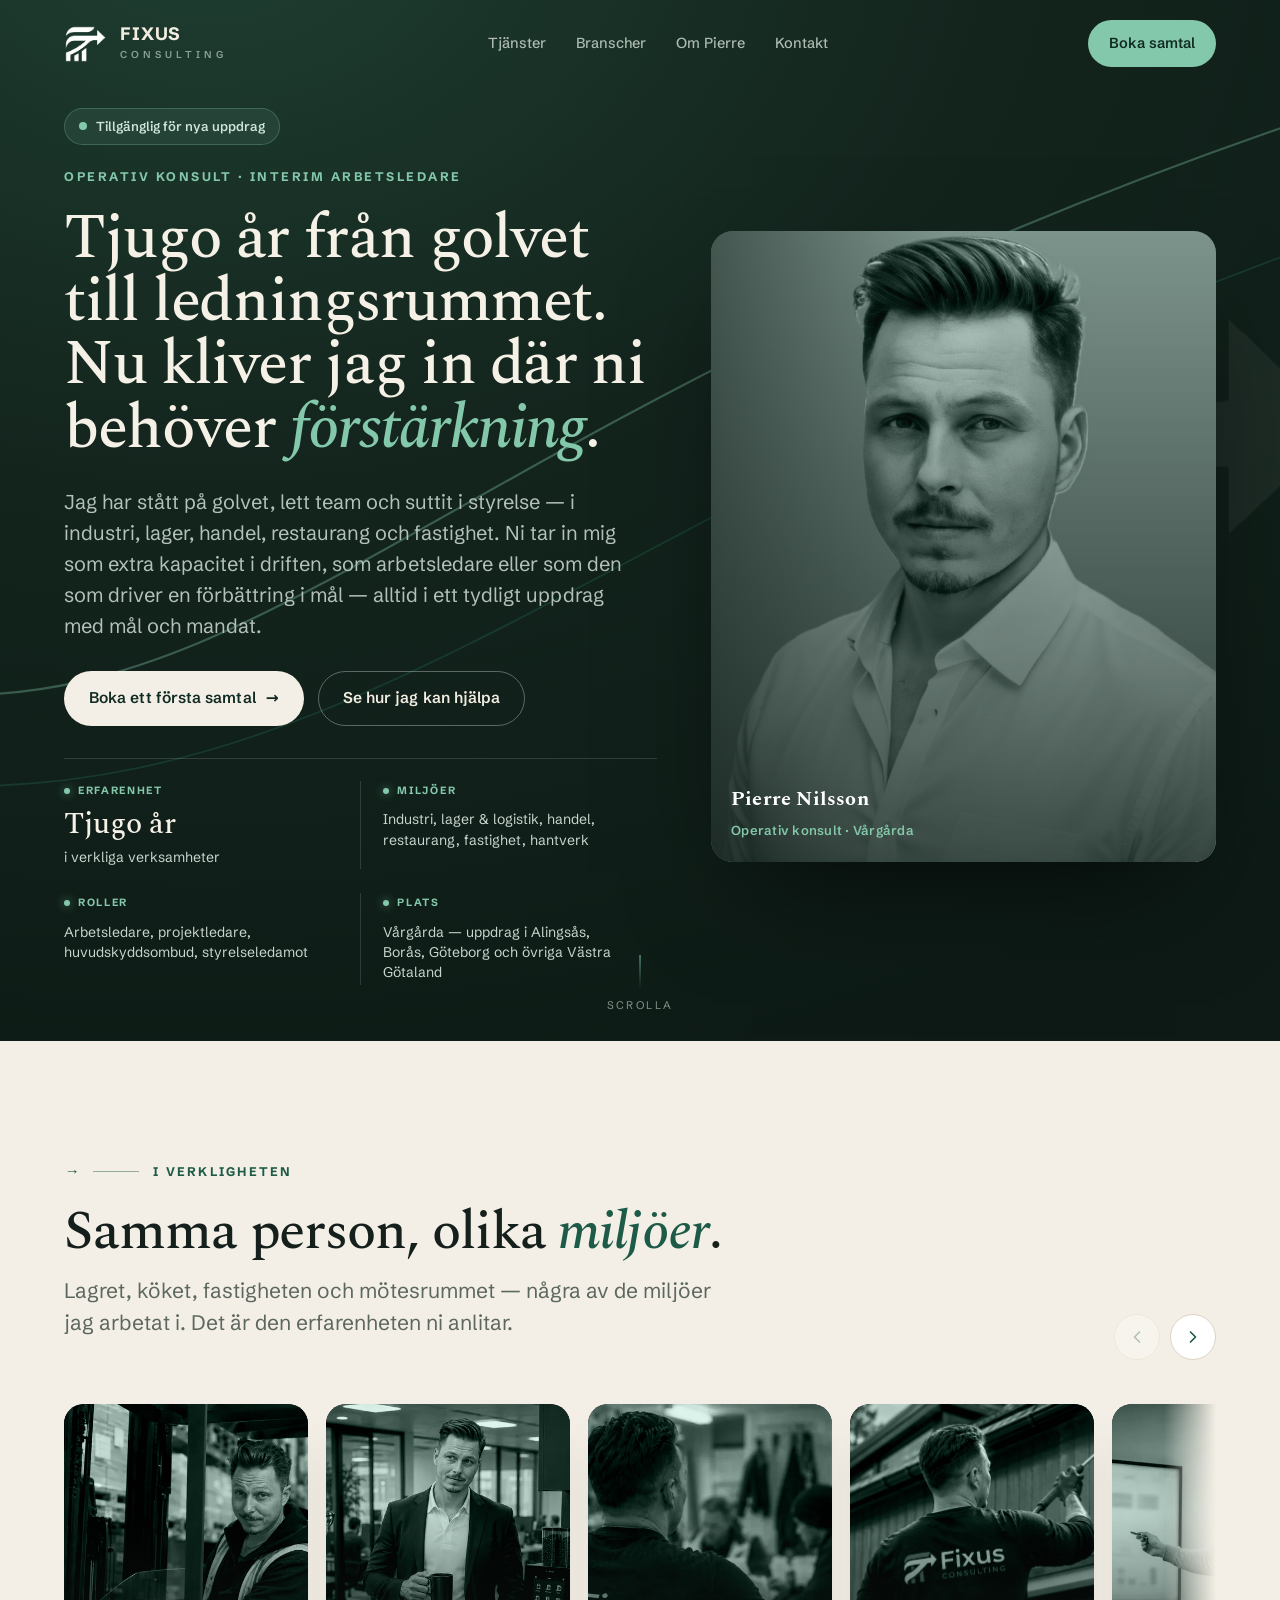
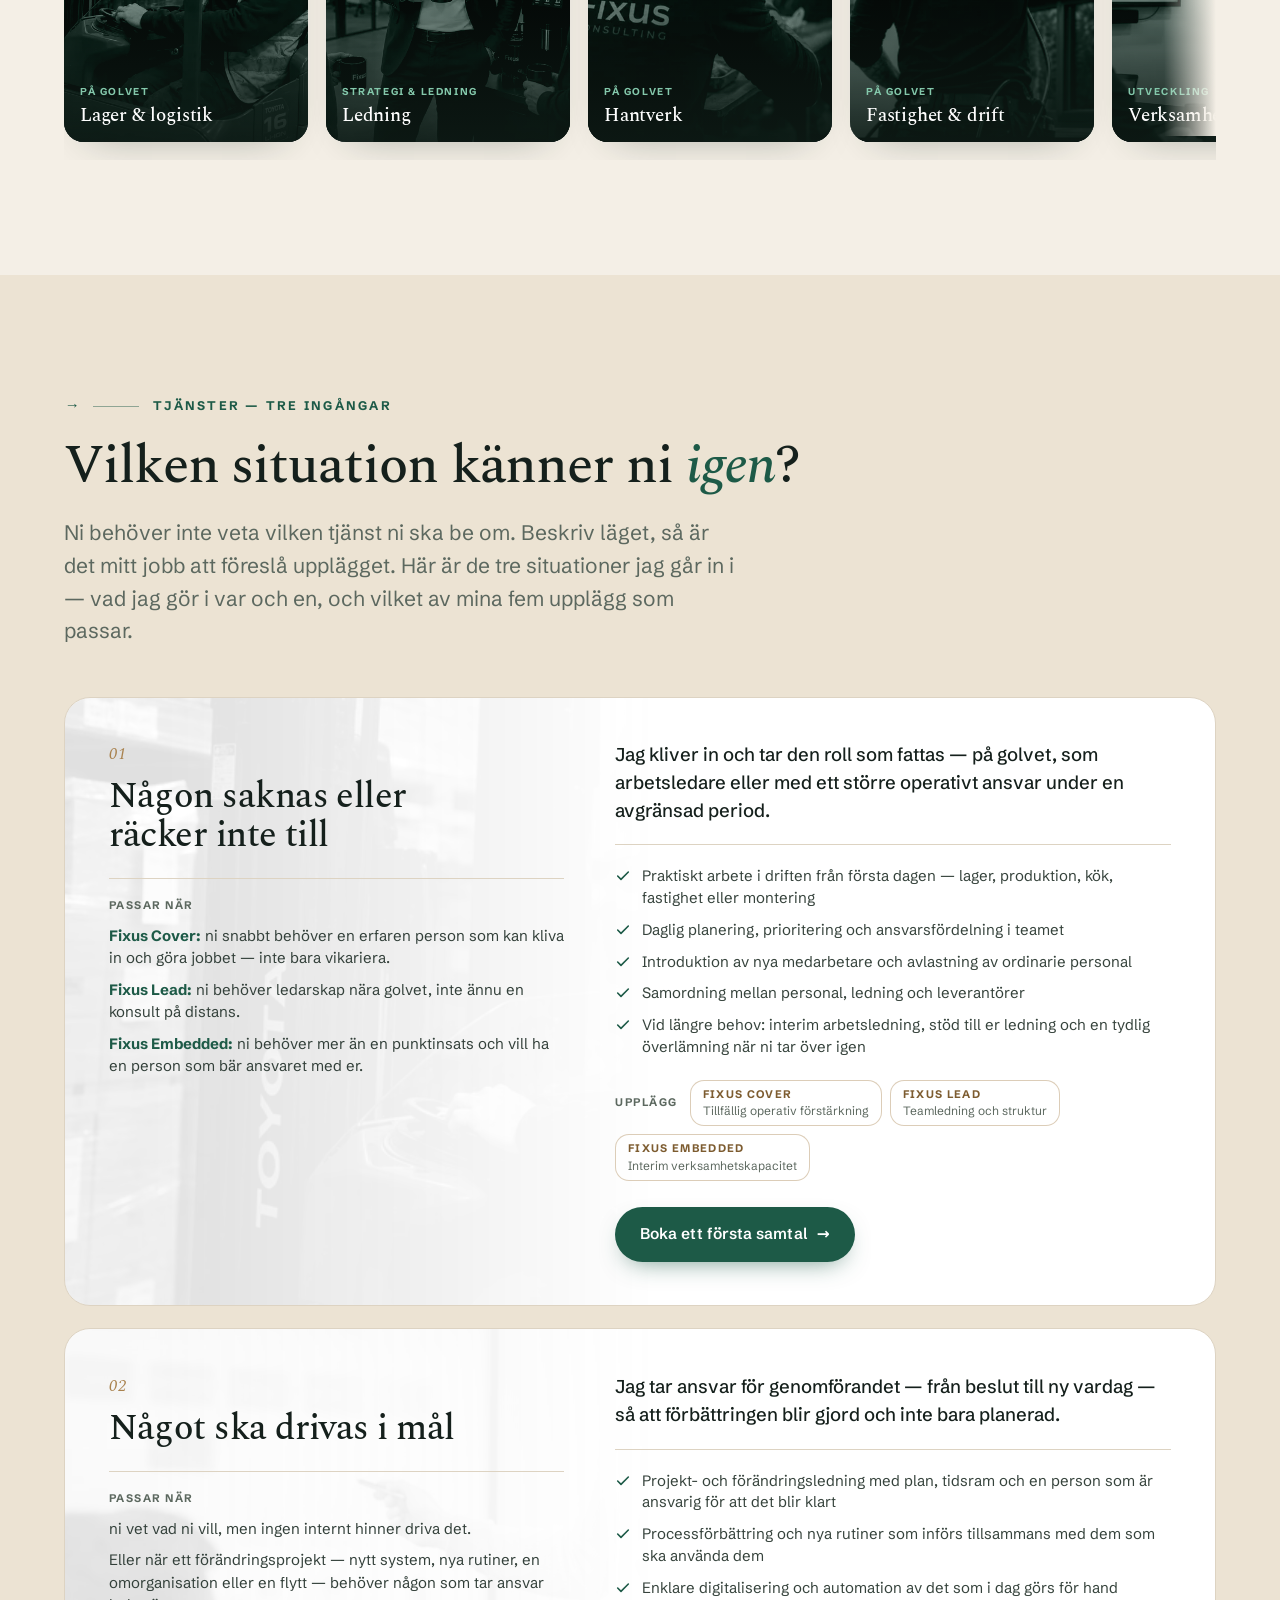
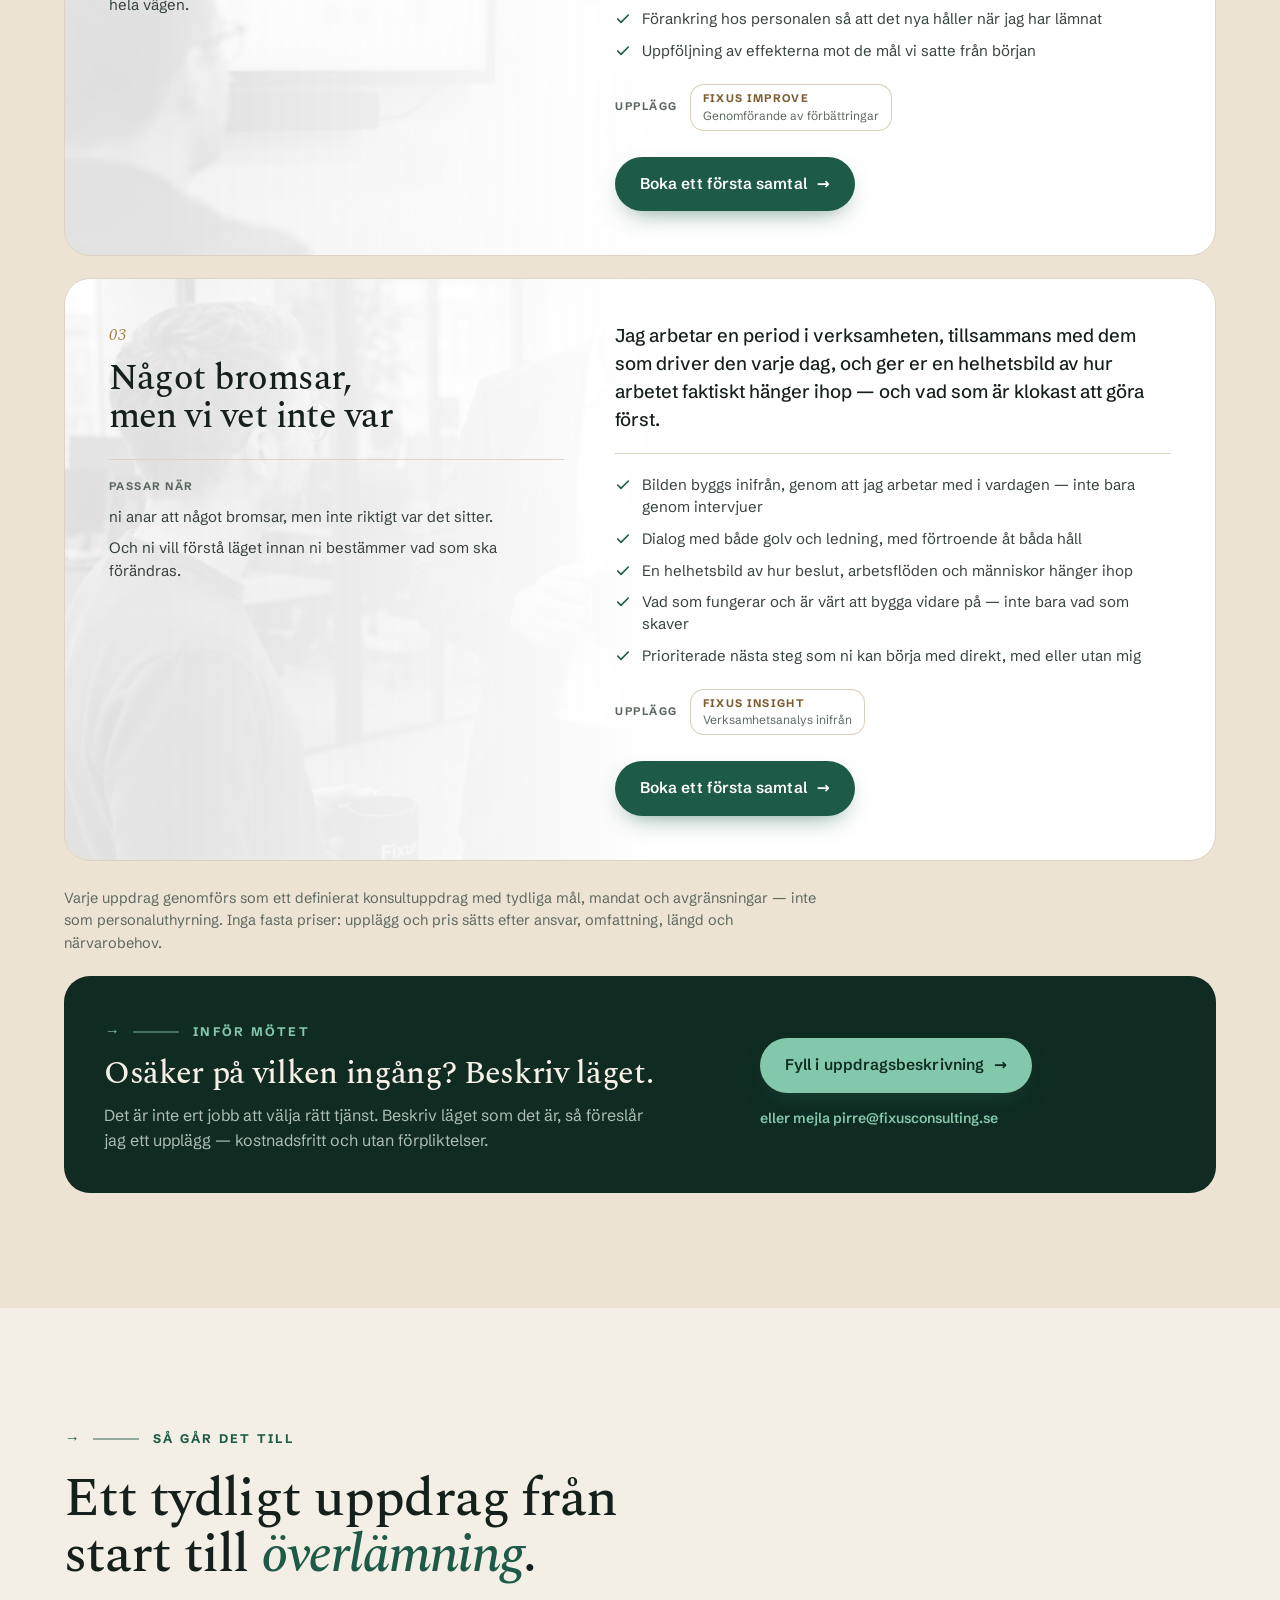
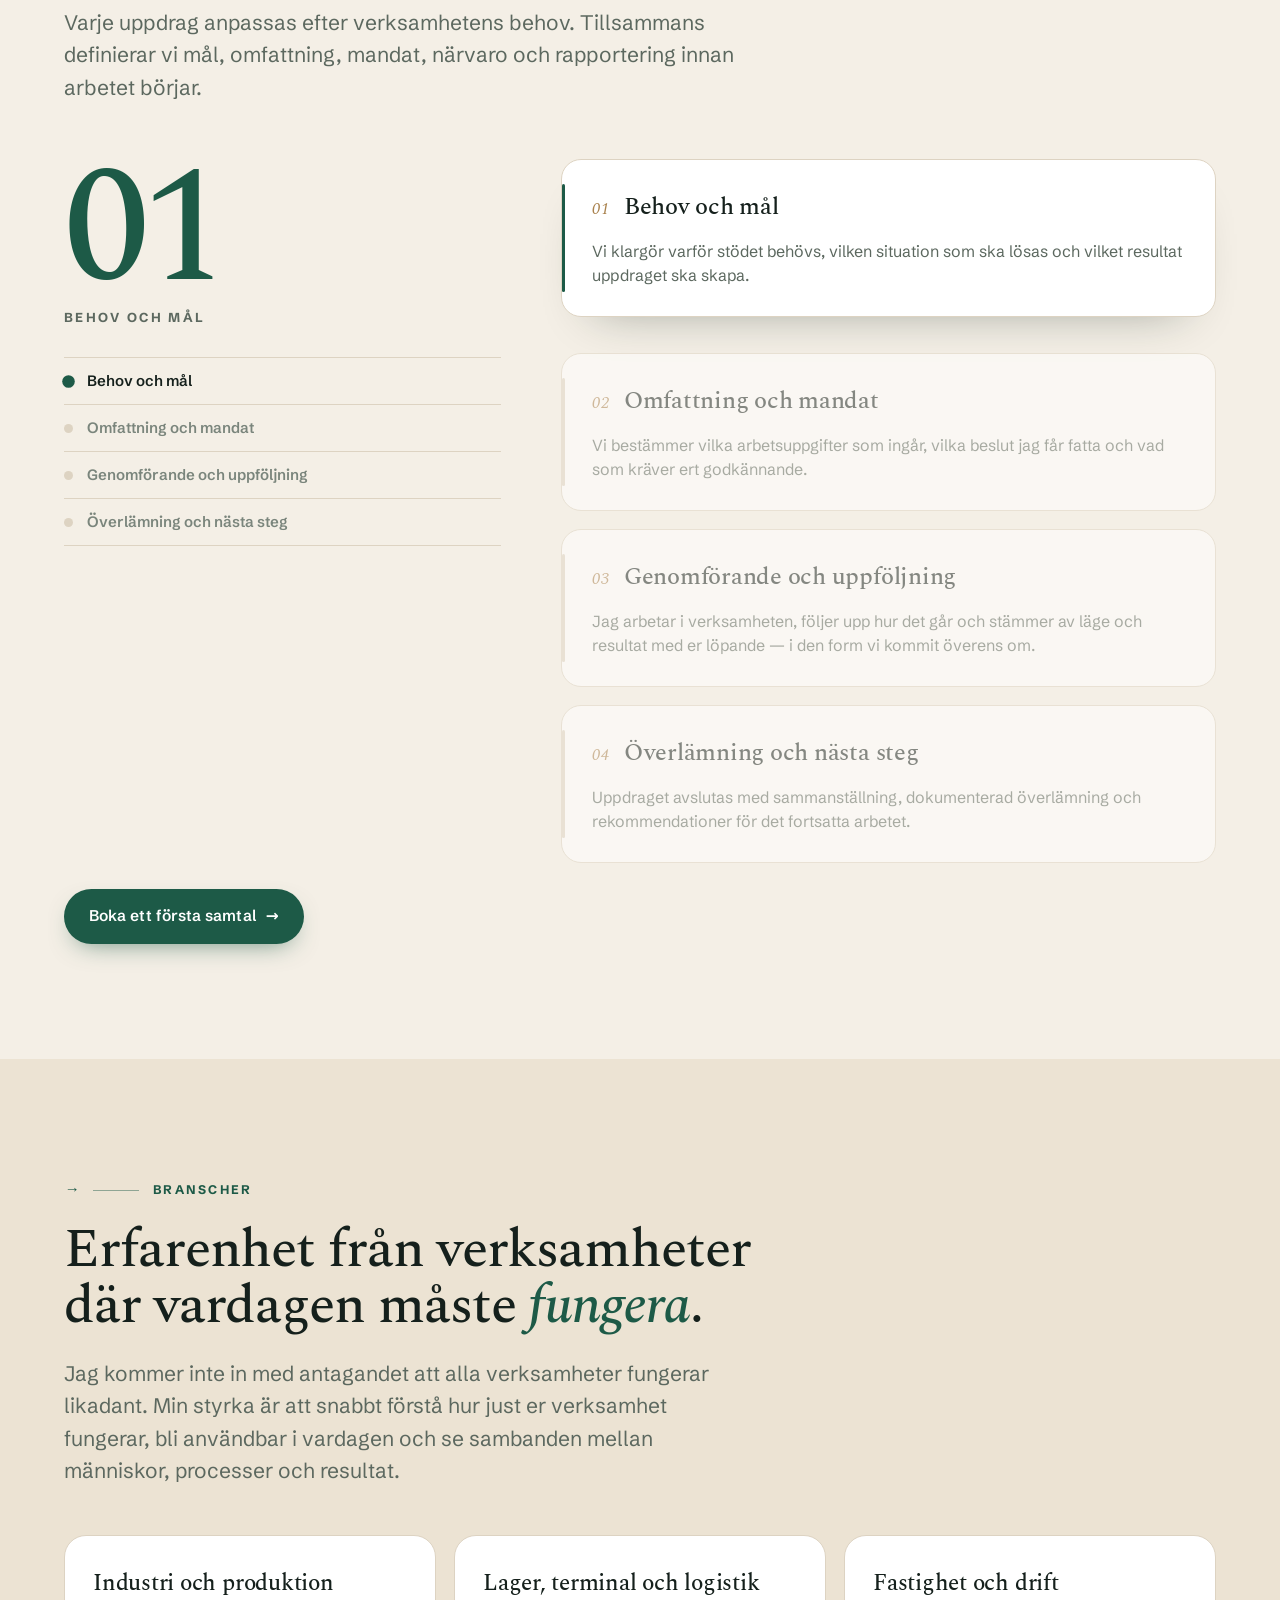
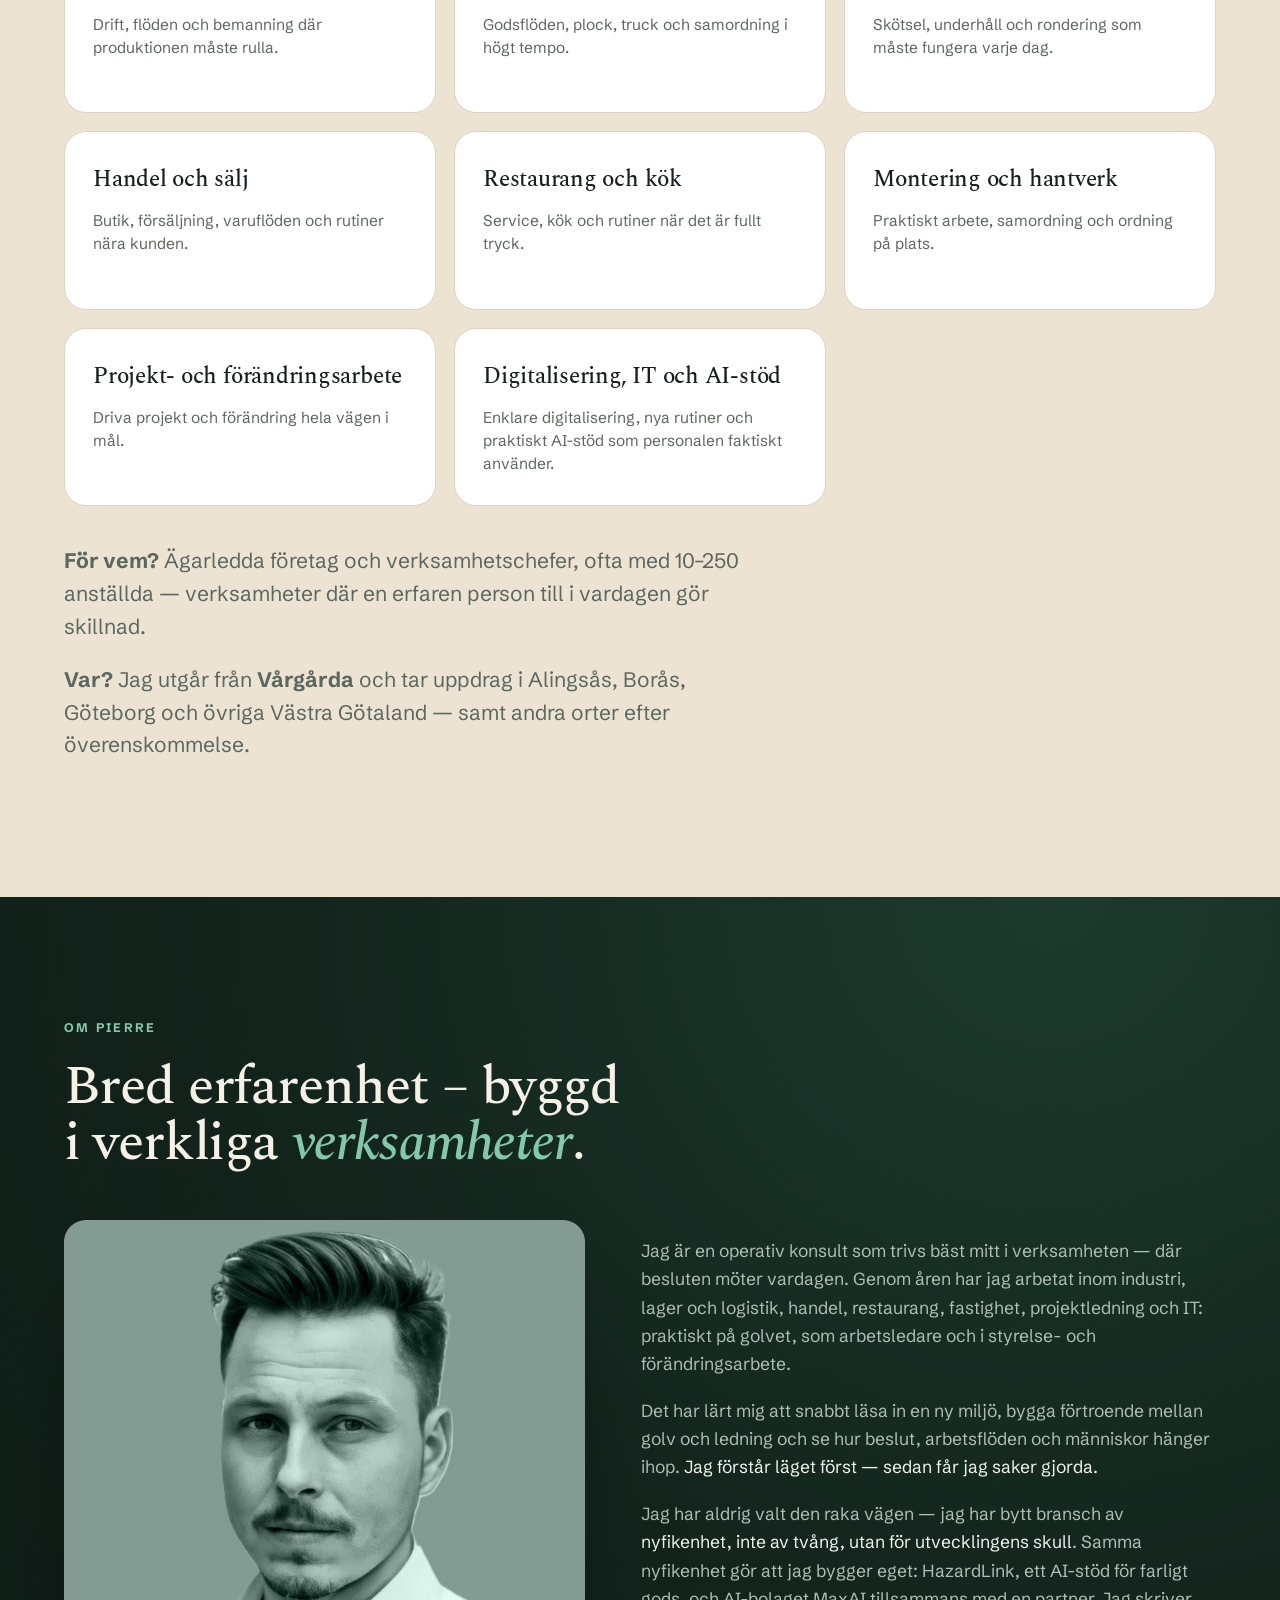
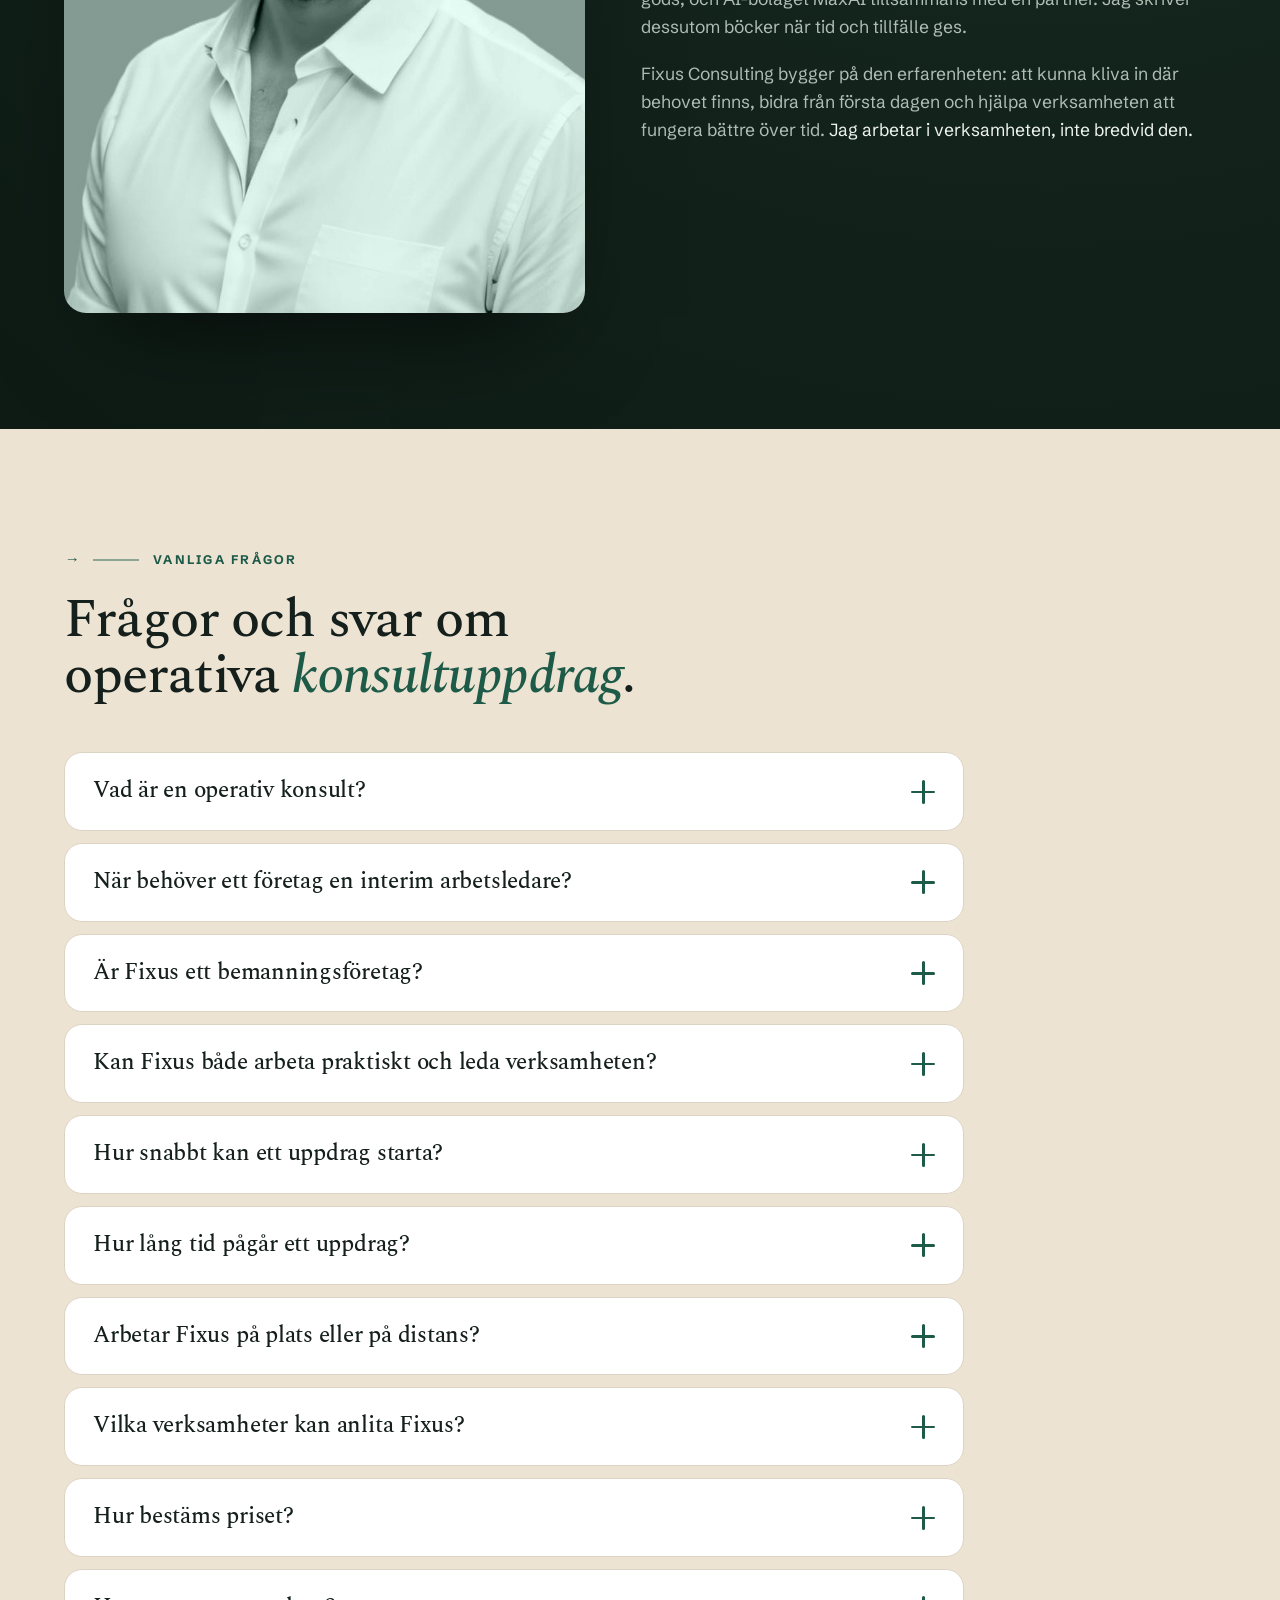
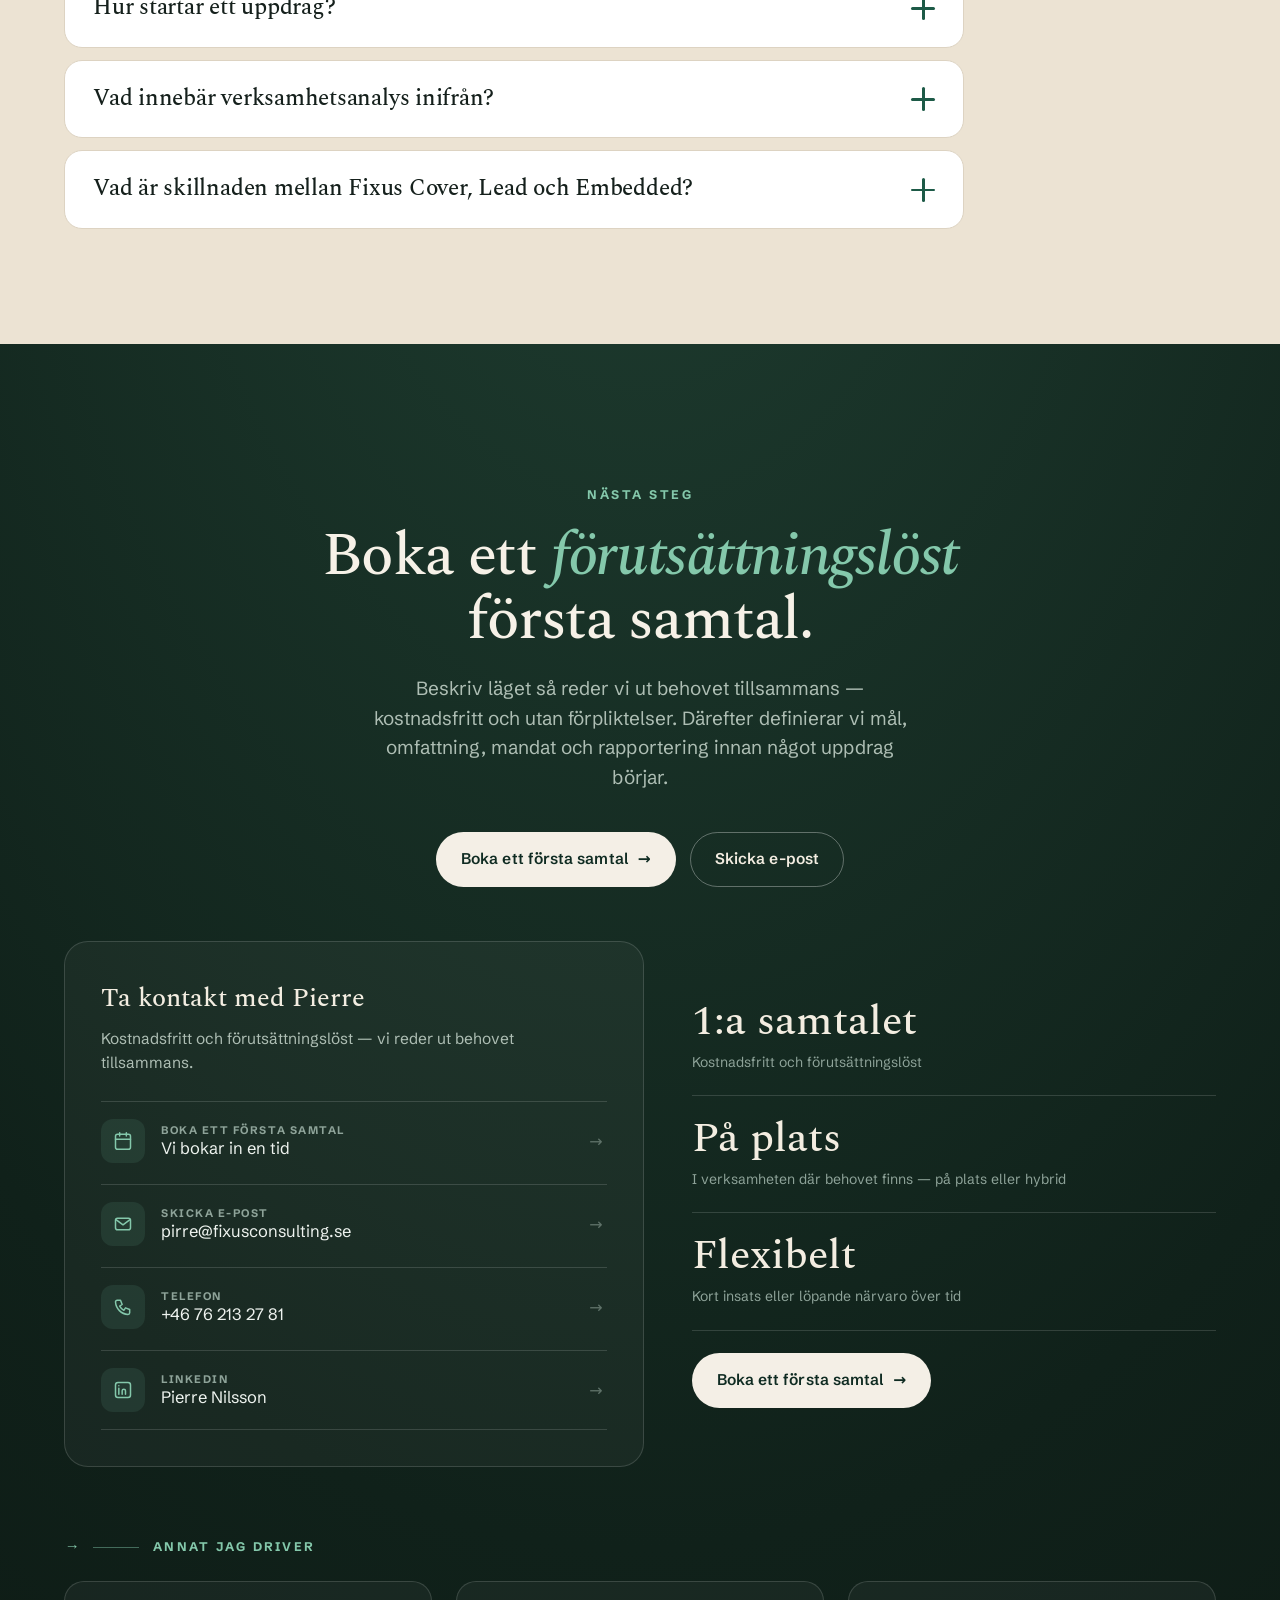
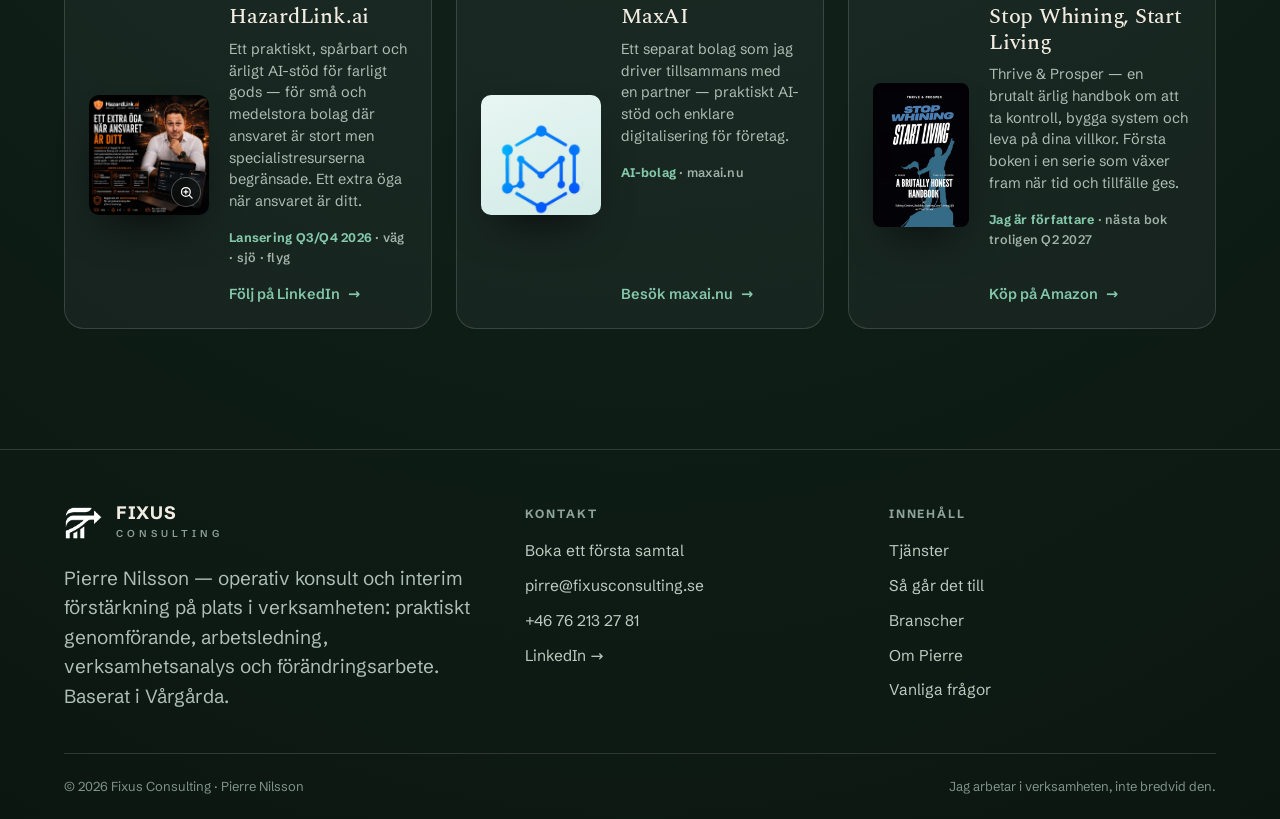
<file: index.html>
<!doctype html>
<html lang="sv">
<head>
<meta charset="utf-8" />
<meta name="viewport" content="width=device-width, initial-scale=1" />
<meta http-equiv="Content-Security-Policy" content="default-src 'self'; base-uri 'self'; object-src 'none'; img-src 'self' data:; font-src 'self'; style-src 'self' 'unsafe-inline'; script-src 'self' 'unsafe-inline'; connect-src 'self'; form-action 'self'" />
<meta name="referrer" content="strict-origin-when-cross-origin" />
<title>Pierre Nilsson – operativ konsult | Fixus Consulting</title>
<meta name="description" content="Tjugo år från golvet till ledningsrummet. Pierre Nilsson kliver in som förstärkning i driften, som interim arbetsledare eller driver förändringen i mål." />

<!-- bas-URL: https://fixusconsulting.se/ (Strato-domänen pekar på GitHub Pages) -->
<link rel="canonical" href="https://fixusconsulting.se/" />

<!-- favicon + mobil-tema (använder varumärkesmärket) -->
<meta name="theme-color" content="#13241d" />
<link rel="icon" type="image/png" href="assets/fixus-mark.png" />
<link rel="apple-touch-icon" href="assets/fixus-mark.png" />

<!-- delning på sociala medier (Open Graph + Twitter), absoluta URL:er på fixusconsulting.se -->
<meta property="og:type" content="website" />
<meta property="og:locale" content="sv_SE" />
<meta property="og:site_name" content="Fixus Consulting" />
<meta property="og:url" content="https://fixusconsulting.se/" />
<meta property="og:title" content="Pierre Nilsson – operativ konsult | Fixus Consulting" />
<meta property="og:description" content="Tjugo år från golvet till ledningsrummet. Nu kliver jag in där ni behöver förstärkning – i driften, som arbetsledare eller för att driva en förändring i mål." />
<meta property="og:image" content="https://fixusconsulting.se/assets/pierre.jpg" />
<meta property="og:image:width" content="727" />
<meta property="og:image:height" content="969" />
<meta property="og:image:alt" content="Pierre Nilsson, operativ konsult – Fixus Consulting" />
<meta name="twitter:card" content="summary_large_image" />
<meta name="twitter:title" content="Pierre Nilsson – operativ konsult | Fixus Consulting" />
<meta name="twitter:description" content="Tjugo år från golvet till ledningsrummet. Nu kliver jag in där ni behöver förstärkning." />
<meta name="twitter:image" content="https://fixusconsulting.se/assets/pierre.jpg" />

<link rel="stylesheet" href="assets/fonts/fonts.css">
<link rel="stylesheet" href="fixus.css">

<!-- strukturerad data (endast verkliga uppgifter) -->
<script type="application/ld+json">
{
  "@context": "https://schema.org",
  "@graph": [
    {
      "@type": "Organization",
      "@id": "https://fixusconsulting.se/#organization",
      "name": "Fixus Consulting",
      "url": "https://fixusconsulting.se/",
      "logo": "https://fixusconsulting.se/assets/fixus-mark.png",
      "image": "https://fixusconsulting.se/assets/pierre.jpg",
      "address": { "@type": "PostalAddress", "addressLocality": "Vårgårda", "addressRegion": "Västra Götaland", "addressCountry": "SE" },
      "email": "pirre@fixusconsulting.se",
      "telephone": "+46762132781",
      "description": "Fixus Consulting är Pierre Nilssons konsultbolag: operativ konsult- och interimförstärkning på plats i verksamheten – praktiskt genomförande, arbetsledning, verksamhetsanalys och förbättringsarbete.",
      "founder": { "@id": "https://fixusconsulting.se/#pierre" },
      "areaServed": [
        { "@type": "AdministrativeArea", "name": "Västra Götaland" },
        { "@type": "City", "name": "Vårgårda" },
        { "@type": "City", "name": "Alingsås" },
        { "@type": "City", "name": "Borås" },
        { "@type": "City", "name": "Göteborg" },
        { "@type": "Country", "name": "Sverige" }
      ],
      "sameAs": ["https://www.linkedin.com/in/pierre-nilsson-657017162/"]
    },
    {
      "@type": "WebSite",
      "@id": "https://fixusconsulting.se/#website",
      "url": "https://fixusconsulting.se/",
      "name": "Fixus Consulting",
      "inLanguage": "sv-SE",
      "dateModified": "2026-09-09",
      "publisher": { "@id": "https://fixusconsulting.se/#organization" }
    },
    {
      "@type": "Person",
      "@id": "https://fixusconsulting.se/#pierre",
      "name": "Pierre Nilsson",
      "url": "https://fixusconsulting.se/#ompierre",
      "image": "https://fixusconsulting.se/assets/pierre.jpg",
      "jobTitle": "Operativ konsult",
      "address": { "@type": "PostalAddress", "addressLocality": "Vårgårda", "addressRegion": "Västra Götaland", "addressCountry": "SE" },
      "description": "Operativ konsult med tjugo års erfarenhet från verksamheter – på golvet, som arbetsledare och i styrelsearbete – inom industri, lager och logistik, handel, restaurang och fastighet.",
      "knowsAbout": ["Interim arbetsledning", "Teamledning", "Verksamhetsanalys", "Förändringsledning", "Projektledning", "Processförbättring", "Arbetsmiljö", "Lager och logistik", "Industri och produktion", "Restaurang och kök", "Montering och hantverk", "Fastighetsdrift", "Digitalisering"],
      "worksFor": { "@id": "https://fixusconsulting.se/#organization" },
      "sameAs": ["https://www.linkedin.com/in/pierre-nilsson-657017162/"]
    },
    { "@type": "Service", "name": "Fixus Cover – Tillfällig operativ förstärkning", "url": "https://fixusconsulting.se/#nagon-saknas", "serviceType": "Operativ förstärkning", "provider": { "@id": "https://fixusconsulting.se/#organization" }, "areaServed": { "@type": "AdministrativeArea", "name": "Västra Götaland" }, "description": "För när någon saknas, arbetsbelastningen ökar eller verksamheten tillfälligt behöver mer kapacitet. Praktiskt arbete, driftstöd, uppföljning, leverantörskontakter och samordning på plats." },
    { "@type": "Service", "name": "Fixus Lead – Teamledning och struktur", "url": "https://fixusconsulting.se/#nagon-saknas", "serviceType": "Interim arbetsledning", "provider": { "@id": "https://fixusconsulting.se/#organization" }, "areaServed": { "@type": "AdministrativeArea", "name": "Västra Götaland" }, "description": "För team som behöver en tillfällig samordnare, arbetsledare eller operativ ledningsresurs: daglig planering, prioritering, onboarding och koordinering mellan personal och ledning." },
    { "@type": "Service", "name": "Fixus Insight – Verksamhetsanalys inifrån", "url": "https://fixusconsulting.se/#nagot-bromsar", "serviceType": "Verksamhetsanalys", "provider": { "@id": "https://fixusconsulting.se/#organization" }, "areaServed": { "@type": "AdministrativeArea", "name": "Västra Götaland" }, "description": "För ledningar som vill förstå vad som fungerar och vad som bromsar innan de bestämmer vad som ska förändras. Bilden byggs inifrån, genom faktiskt arbete i verksamheten och dialog med både golv och ledning – inte bara via intervjuer. Ger en helhetsbild av hur beslut, arbetsflöden och människor hänger ihop samt prioriterade nästa steg." },
    { "@type": "Service", "name": "Fixus Improve – Genomförande av förbättringar", "url": "https://fixusconsulting.se/#drivas-i-mal", "serviceType": "Förändringsledning", "provider": { "@id": "https://fixusconsulting.se/#organization" }, "areaServed": { "@type": "AdministrativeArea", "name": "Västra Götaland" }, "description": "För verksamheter som vet vad som behöver förändras men saknar tid eller ansvarig person för genomförandet: projekt- och förändringsledning, processförbättring, nya rutiner och uppföljning av effekter." },
    { "@type": "Service", "name": "Fixus Embedded – Interim verksamhetskapacitet", "url": "https://fixusconsulting.se/#nagon-saknas", "serviceType": "Interim verksamhetsledning", "provider": { "@id": "https://fixusconsulting.se/#organization" }, "areaServed": { "@type": "AdministrativeArea", "name": "Västra Götaland" }, "description": "För företag som behöver en person som under en avgränsad period kan ta ett större operativt ansvar: interim arbetsledning, operativ problemlösning, verksamhetsutveckling, ledningsstöd och dokumenterad överlämning." }
  ]
}
</script>
<script type="application/ld+json">
{
  "@context": "https://schema.org",
  "@type": "FAQPage",
  "mainEntity": [
    { "@type": "Question", "name": "Vad är en operativ konsult?", "acceptedAnswer": { "@type": "Answer", "text": "En operativ konsult arbetar nära den dagliga verksamheten och hjälper inte bara till med analys och rekommendationer. Konsulten kan även genomföra arbetsuppgifter, samordna personal, skapa struktur och driva förbättringar inom ett definierat uppdrag." } },
    { "@type": "Question", "name": "När behöver ett företag en interim arbetsledare?", "acceptedAnswer": { "@type": "Answer", "text": "En interim arbetsledare kan behövas vid sjukskrivning, rekryteringsgap, arbetstoppar, omorganisation eller när ett team tillfälligt saknar tydlig ledning och samordning." } },
    { "@type": "Question", "name": "Är Fixus ett bemanningsföretag?", "acceptedAnswer": { "@type": "Answer", "text": "Nej. Jag genomför avgränsade konsult- och interimsuppdrag med överenskomna mål, arbetsuppgifter, mandat och ansvar. Uppdraget kan innehålla operativ förstärkning men är inte traditionell personaluthyrning." } },
    { "@type": "Question", "name": "Kan Fixus både arbeta praktiskt och leda verksamheten?", "acceptedAnswer": { "@type": "Answer", "text": "Ja. Uppdraget kan omfatta praktiskt genomförande, samordning, arbetsledning, analys och förbättringsarbete. Innehållet bestäms utifrån verksamhetens behov och det mandat som avtalas." } },
    { "@type": "Question", "name": "Hur snabbt kan ett uppdrag starta?", "acceptedAnswer": { "@type": "Answer", "text": "Starttid bestäms utifrån tillgänglighet och uppdragets förutsättningar. Mindre eller akuta uppdrag kan ofta bedömas snabbt efter ett första samtal." } },
    { "@type": "Question", "name": "Hur lång tid pågår ett uppdrag?", "acceptedAnswer": { "@type": "Answer", "text": "Ett uppdrag kan vara en kort insats under några dagar eller veckor, eller ett löpande interims- och förändringsuppdrag under en längre period." } },
    { "@type": "Question", "name": "Arbetar Fixus på plats eller på distans?", "acceptedAnswer": { "@type": "Answer", "text": "Operativa uppdrag genomförs huvudsakligen på plats i verksamheten. Planering, dokumentation, uppföljning och ledningsmöten kan även genomföras på distans." } },
    { "@type": "Question", "name": "Vilka verksamheter kan anlita Fixus?", "acceptedAnswer": { "@type": "Answer", "text": "Främst företag inom industri, produktion, lager, logistik, restaurang, handel, fastighet och annan operativ verksamhet — ofta ägarledda företag och verksamhetschefer med 10–250 anställda. Uppdrag kan även omfatta projektledning, digitalisering och organisatoriska förbättringar." } },
    { "@type": "Question", "name": "Hur bestäms priset?", "acceptedAnswer": { "@type": "Answer", "text": "Priset bestäms utifrån uppdragets omfattning, ansvar, längd, tillgänglighetskrav och behov av fysisk närvaro. Första samtalet används för att avgränsa behovet innan ett upplägg lämnas." } },
    { "@type": "Question", "name": "Hur startar ett uppdrag?", "acceptedAnswer": { "@type": "Answer", "text": "Det börjar med ett kostnadsfritt och förutsättningslöst samtal. Därefter dokumenteras mål, omfattning, tidsram, mandat, ansvar och rapportering innan uppdraget påbörjas." } },
    { "@type": "Question", "name": "Vad innebär verksamhetsanalys inifrån?", "acceptedAnswer": { "@type": "Answer", "text": "Att jag under en avgränsad period arbetar med i den dagliga verksamheten, tillsammans med personalen, i stället för att bara intervjua. Det ger ledningen en helhetsbild av hur beslut, arbetsflöden och människor hänger ihop, vad som fungerar och vad som bromsar — samt prioriterade nästa steg. Upplägget heter Fixus Insight." } },
    { "@type": "Question", "name": "Vad är skillnaden mellan Fixus Cover, Lead och Embedded?", "acceptedAnswer": { "@type": "Answer", "text": "Alla tre handlar om att jag kliver in när någon saknas eller inte räcker till — skillnaden är hur mycket ansvar jag tar och hur länge. Cover är en kortare insats där jag gör jobbet i driften. Lead innebär att jag leder och samordnar ett team. Embedded är en längre period där jag bär ett större operativt ansvar och stöttar ledningen, med dokumenterad överlämning när ni tar över igen." } }
  ]
}
</script>
</head>
<body>

<div class="progress" aria-hidden="true"><span></span></div>

<!-- ============ NAV ============ -->
<header class="nav" id="nav">
  <div class="nav-in">
    <a class="brand" href="#top" aria-label="Fixus Consulting – till toppen">
      <img src="assets/fixus-mark.png" alt="" />
      <span><span class="bn">FIXUS</span><span class="bs">Consulting</span></span>
    </a>
    <nav class="nav-links" aria-label="Huvudmeny">
      <a href="#tjanster">Tjänster</a>
      <a href="#branscher">Branscher</a>
      <a href="#ompierre">Om Pierre</a>
      <a href="#kontakt">Kontakt</a>
    </nav>
    <span class="nav-cta-wrap"><a class="btn" href="uppdragsbeskrivning.html" data-booking>Boka samtal</a></span>
    <button type="button" class="nav-toggle" aria-label="Öppna meny" aria-expanded="false" aria-controls="mobileMenu"><span></span><span></span><span></span></button>
  </div>
</header>

<div class="mobile-menu" id="mobileMenu">
  <a href="#tjanster">Tjänster</a>
  <a href="#process">Så går det till</a>
  <a href="#branscher">Branscher</a>
  <a href="#ompierre">Om Pierre</a>
  <a href="#kontakt">Kontakt</a>
  <a class="btn btn-solid" href="uppdragsbeskrivning.html" data-booking>Boka ett första samtal <span class="ar">→</span></a>
</div>

<main id="top">

  <!-- ============ HERO (problem-led) ============ -->
  <section class="hero" data-screen-label="Hero">
    <img class="hero-mark" src="assets/fixus-mark.png" alt="" aria-hidden="true" />
    <svg class="hero-arrow" viewBox="0 0 1400 900" fill="none" preserveAspectRatio="xMidYMid slice" aria-hidden="true">
      <path d="M-40 760 C 320 760, 560 420, 1460 120" stroke="#84c8ab" stroke-width="2.4" stroke-opacity="0.5" stroke-linecap="round"/>
      <path d="M-40 860 C 420 860, 720 520, 1460 260" stroke="#2f7a62" stroke-width="2" stroke-opacity="0.4" stroke-linecap="round"/>
    </svg>
    <div class="hero-grid">
      <div>
        <div class="status-pill reveal in"><span class="led"></span>Tillgänglig för nya uppdrag</div>
        <div class="eyebrow reveal in">Operativ konsult · interim arbetsledare</div>
        <h1 class="reveal in d1">Tjugo år från golvet till ledningsrummet. Nu kliver jag in där ni behöver <em>förstärkning</em>.</h1>
        <p class="hero-lede reveal in d2">Jag har stått på golvet, lett team och suttit i styrelse — i industri, lager, handel, restaurang och fastighet. Ni tar in mig som extra kapacitet i driften, som arbetsledare eller som den som driver en förbättring i mål — alltid i ett tydligt uppdrag med mål och mandat.</p>
        <div class="hero-ctas reveal in d3">
          <a class="btn btn-light" href="uppdragsbeskrivning.html" data-booking>Boka ett första samtal <span class="ar">→</span></a>
          <a class="btn btn-onlight-ghost" href="#tjanster">Se hur jag kan hjälpa</a>
        </div>
        <dl class="hero-facts reveal in d4">
          <div class="f"><dt>Erfarenhet</dt><dd><b>Tjugo år</b> i verkliga verksamheter</dd></div>
          <div class="f"><dt>Miljöer</dt><dd>Industri, lager &amp; logistik, handel, restaurang, fastighet, hantverk</dd></div>
          <div class="f"><dt>Roller</dt><dd>Arbetsledare, projektledare, huvudskyddsombud, styrelseledamot</dd></div>
          <div class="f"><dt>Plats</dt><dd>Vårgårda — uppdrag i Alingsås, Borås, Göteborg och övriga Västra Götaland</dd></div>
        </dl>
      </div>
      <div class="portrait reveal in d2">
        <img src="assets/pierre.jpg" width="800" height="1000" loading="eager" fetchpriority="high" decoding="async" alt="Pierre Nilsson, operativ konsult – Fixus Consulting" />
        <div class="ptag"><b>Pierre Nilsson</b><span>Operativ konsult · Vårgårda</span></div>
      </div>
    </div>
    <div class="scrollcue" aria-hidden="true"><span class="dot"></span>Scrolla</div>
  </section>

  <!-- ============ I VERKLIGHETEN (yrkeskarusell, visuellt bevis) ============ -->
  <section class="sec" id="roller" data-screen-label="I verkligheten">
    <div class="wrap">
      <div class="roller-head reveal">
        <div class="sec-head" style="margin:0">
          <span class="idx"><span class="n">→</span><span class="ln"></span>I verkligheten</span>
          <h2 class="title">Samma person, olika <em>miljöer</em>.</h2>
          <p class="lede" style="margin-top:14px">Lagret, köket, fastigheten och mötesrummet — några av de miljöer jag arbetat i. Det är den erfarenheten ni anlitar.</p>
        </div>
        <div class="carousel-nav">
          <button class="cbtn prev" type="button" aria-label="Föregående bilder"><svg viewBox="0 0 24 24" fill="none" stroke="currentColor" stroke-width="2" stroke-linecap="round" stroke-linejoin="round"><path d="M15 18l-6-6 6-6"/></svg></button>
          <button class="cbtn next" type="button" aria-label="Nästa bilder"><svg viewBox="0 0 24 24" fill="none" stroke="currentColor" stroke-width="2" stroke-linecap="round" stroke-linejoin="round"><path d="M9 6l6 6-6 6"/></svg></button>
        </div>
      </div>
      <div class="carousel at-start reveal d1">
        <div class="carousel-track">
          <figure class="yk-card"><img src="assets/yrken/lager.webp" width="760" height="608" loading="eager" decoding="async" alt="Pierre kör truck i ett lager" /><figcaption class="yk-cap"><span class="k">På golvet</span><span class="t">Lager &amp; logistik</span></figcaption></figure>
          <figure class="yk-card"><img src="assets/yrken/ledning.webp" width="760" height="607" loading="eager" decoding="async" alt="Pierre i möte på kontoret" /><figcaption class="yk-cap"><span class="k">Strategi &amp; ledning</span><span class="t">Ledning</span></figcaption></figure>
          <figure class="yk-card"><img src="assets/yrken/hantverk.webp" width="760" height="495" loading="eager" decoding="async" alt="Pierre i en hantverksmiljö med team" /><figcaption class="yk-cap"><span class="k">På golvet</span><span class="t">Hantverk</span></figcaption></figure>
          <figure class="yk-card"><img src="assets/yrken/fastighet.webp" width="672" height="682" loading="eager" decoding="async" alt="Pierre vid fasadtvätt i Fixus-kläder" /><figcaption class="yk-cap"><span class="k">På golvet</span><span class="t">Fastighet &amp; drift</span></figcaption></figure>
          <figure class="yk-card"><img src="assets/yrken/utveckling.webp" width="760" height="608" loading="eager" decoding="async" alt="Pierre presenterar verksamhetsutveckling" /><figcaption class="yk-cap"><span class="k">Utveckling</span><span class="t">Verksamhet</span></figcaption></figure>
          <figure class="yk-card"><img src="assets/yrken/restaurang.webp" width="760" height="608" loading="eager" decoding="async" alt="Pierre serverar på restaurang" /><figcaption class="yk-cap"><span class="k">På golvet</span><span class="t">Restaurang</span></figcaption></figure>
        </div>
      </div>
    </div>
  </section>

  <!-- ============ TJÄNSTER: TRE INGÅNGAR ============ -->
  <section class="sec" id="tjanster" style="background:var(--paper-2)" data-screen-label="Tjänster">
    <div class="wrap">
      <div class="sec-head reveal">
        <span class="idx"><span class="n">→</span><span class="ln"></span>Tjänster — tre ingångar</span>
        <h2 class="title">Vilken situation känner ni <em>igen</em>?</h2>
        <p class="lede">Ni behöver inte veta vilken tjänst ni ska be om. Beskriv läget, så är det mitt jobb att föreslå upplägget. Här är de tre situationer jag går in i — vad jag gör i var och en, och vilket av mina fem upplägg som passar.</p>
      </div>

      <div class="entries reveal d1">

        <article class="entry" id="nagon-saknas">
          <img class="entry-bg" src="assets/yrken/lager.webp" alt="" aria-hidden="true" loading="lazy" decoding="async" />
          <div class="entry-head">
            <span class="entry-num">01</span>
            <h3>Någon saknas eller räcker inte till</h3>
            <div class="entry-fit">
              <span class="entry-fit-k">Passar när</span>
              <p><b>Fixus Cover:</b> ni snabbt behöver en erfaren person som kan kliva in och göra jobbet — inte bara vikariera.</p>
              <p><b>Fixus Lead:</b> ni behöver ledarskap nära golvet, inte ännu en konsult på distans.</p>
              <p><b>Fixus Embedded:</b> ni behöver mer än en punktinsats och vill ha en person som bär ansvaret med er.</p>
            </div>
          </div>
          <div class="entry-body">
            <p class="entry-lead">Jag kliver in och tar den roll som fattas — på golvet, som arbetsledare eller med ett större operativt ansvar under en avgränsad period.</p>
            <ul class="entry-list">
            <li><svg width="16" height="16" viewBox="0 0 24 24" fill="none" stroke="currentColor" stroke-width="2.4" stroke-linecap="round" stroke-linejoin="round"><path d="M20 6L9 17l-5-5"/></svg>Praktiskt arbete i driften från första dagen — lager, produktion, kök, fastighet eller montering</li>
            <li><svg width="16" height="16" viewBox="0 0 24 24" fill="none" stroke="currentColor" stroke-width="2.4" stroke-linecap="round" stroke-linejoin="round"><path d="M20 6L9 17l-5-5"/></svg>Daglig planering, prioritering och ansvarsfördelning i teamet</li>
            <li><svg width="16" height="16" viewBox="0 0 24 24" fill="none" stroke="currentColor" stroke-width="2.4" stroke-linecap="round" stroke-linejoin="round"><path d="M20 6L9 17l-5-5"/></svg>Introduktion av nya medarbetare och avlastning av ordinarie personal</li>
            <li><svg width="16" height="16" viewBox="0 0 24 24" fill="none" stroke="currentColor" stroke-width="2.4" stroke-linecap="round" stroke-linejoin="round"><path d="M20 6L9 17l-5-5"/></svg>Samordning mellan personal, ledning och leverantörer</li>
            <li><svg width="16" height="16" viewBox="0 0 24 24" fill="none" stroke="currentColor" stroke-width="2.4" stroke-linecap="round" stroke-linejoin="round"><path d="M20 6L9 17l-5-5"/></svg>Vid längre behov: interim arbetsledning, stöd till er ledning och en tydlig överlämning när ni tar över igen</li>
            </ul>
            <div class="entry-chips"><span class="entry-chips-k">Upplägg</span>
              <span class="chip"><b>Fixus Cover</b>Tillfällig operativ förstärkning</span>
              <span class="chip"><b>Fixus Lead</b>Teamledning och struktur</span>
              <span class="chip"><b>Fixus Embedded</b>Interim verksamhetskapacitet</span>
            </div>
            <a class="btn btn-solid" href="uppdragsbeskrivning.html" data-booking>Boka ett första samtal <span class="ar">→</span></a>
          </div>
        </article>

        <article class="entry" id="drivas-i-mal">
          <img class="entry-bg" src="assets/yrken/utveckling.webp" alt="" aria-hidden="true" loading="lazy" decoding="async" />
          <div class="entry-head">
            <span class="entry-num">02</span>
            <h3>Något ska drivas i mål</h3>
            <div class="entry-fit">
              <span class="entry-fit-k">Passar när</span>
              <p>ni vet vad ni vill, men ingen internt hinner driva det.</p>
              <p>Eller när ett förändringsprojekt — nytt system, nya rutiner, en omorganisation eller en flytt — behöver någon som tar ansvar hela vägen.</p>
            </div>
          </div>
          <div class="entry-body">
            <p class="entry-lead">Jag tar ansvar för genomförandet — från beslut till ny vardag — så att förbättringen blir gjord och inte bara planerad.</p>
            <ul class="entry-list">
            <li><svg width="16" height="16" viewBox="0 0 24 24" fill="none" stroke="currentColor" stroke-width="2.4" stroke-linecap="round" stroke-linejoin="round"><path d="M20 6L9 17l-5-5"/></svg>Projekt- och förändringsledning med plan, tidsram och en person som är ansvarig för att det blir klart</li>
            <li><svg width="16" height="16" viewBox="0 0 24 24" fill="none" stroke="currentColor" stroke-width="2.4" stroke-linecap="round" stroke-linejoin="round"><path d="M20 6L9 17l-5-5"/></svg>Processförbättring och nya rutiner som införs tillsammans med dem som ska använda dem</li>
            <li><svg width="16" height="16" viewBox="0 0 24 24" fill="none" stroke="currentColor" stroke-width="2.4" stroke-linecap="round" stroke-linejoin="round"><path d="M20 6L9 17l-5-5"/></svg>Enklare digitalisering och automation av det som i dag görs för hand</li>
            <li><svg width="16" height="16" viewBox="0 0 24 24" fill="none" stroke="currentColor" stroke-width="2.4" stroke-linecap="round" stroke-linejoin="round"><path d="M20 6L9 17l-5-5"/></svg>Förankring hos personalen så att det nya håller när jag har lämnat</li>
            <li><svg width="16" height="16" viewBox="0 0 24 24" fill="none" stroke="currentColor" stroke-width="2.4" stroke-linecap="round" stroke-linejoin="round"><path d="M20 6L9 17l-5-5"/></svg>Uppföljning av effekterna mot de mål vi satte från början</li>
            </ul>
            <div class="entry-chips"><span class="entry-chips-k">Upplägg</span>
              <span class="chip"><b>Fixus Improve</b>Genomförande av förbättringar</span>
            </div>
            <a class="btn btn-solid" href="uppdragsbeskrivning.html" data-booking>Boka ett första samtal <span class="ar">→</span></a>
          </div>
        </article>

        <article class="entry" id="nagot-bromsar">
          <img class="entry-bg" src="assets/yrken/ledning.webp" alt="" aria-hidden="true" loading="lazy" decoding="async" />
          <div class="entry-head">
            <span class="entry-num">03</span>
            <h3>Något bromsar, men vi vet inte var</h3>
            <div class="entry-fit">
              <span class="entry-fit-k">Passar när</span>
              <p>ni anar att något bromsar, men inte riktigt var det sitter.</p>
              <p>Och ni vill förstå läget innan ni bestämmer vad som ska förändras.</p>
            </div>
          </div>
          <div class="entry-body">
            <p class="entry-lead">Jag arbetar en period i verksamheten, tillsammans med dem som driver den varje dag, och ger er en helhetsbild av hur arbetet faktiskt hänger ihop — och vad som är klokast att göra först.</p>
            <ul class="entry-list">
            <li><svg width="16" height="16" viewBox="0 0 24 24" fill="none" stroke="currentColor" stroke-width="2.4" stroke-linecap="round" stroke-linejoin="round"><path d="M20 6L9 17l-5-5"/></svg>Bilden byggs inifrån, genom att jag arbetar med i vardagen — inte bara genom intervjuer</li>
            <li><svg width="16" height="16" viewBox="0 0 24 24" fill="none" stroke="currentColor" stroke-width="2.4" stroke-linecap="round" stroke-linejoin="round"><path d="M20 6L9 17l-5-5"/></svg>Dialog med både golv och ledning, med förtroende åt båda håll</li>
            <li><svg width="16" height="16" viewBox="0 0 24 24" fill="none" stroke="currentColor" stroke-width="2.4" stroke-linecap="round" stroke-linejoin="round"><path d="M20 6L9 17l-5-5"/></svg>En helhetsbild av hur beslut, arbetsflöden och människor hänger ihop</li>
            <li><svg width="16" height="16" viewBox="0 0 24 24" fill="none" stroke="currentColor" stroke-width="2.4" stroke-linecap="round" stroke-linejoin="round"><path d="M20 6L9 17l-5-5"/></svg>Vad som fungerar och är värt att bygga vidare på — inte bara vad som skaver</li>
            <li><svg width="16" height="16" viewBox="0 0 24 24" fill="none" stroke="currentColor" stroke-width="2.4" stroke-linecap="round" stroke-linejoin="round"><path d="M20 6L9 17l-5-5"/></svg>Prioriterade nästa steg som ni kan börja med direkt, med eller utan mig</li>
            </ul>
            <div class="entry-chips"><span class="entry-chips-k">Upplägg</span>
              <span class="chip"><b>Fixus Insight</b>Verksamhetsanalys inifrån</span>
            </div>
            <a class="btn btn-solid" href="uppdragsbeskrivning.html" data-booking>Boka ett första samtal <span class="ar">→</span></a>
          </div>
        </article>

      </div>

      <p class="entry-note reveal d2">Varje uppdrag genomförs som ett definierat konsultuppdrag med tydliga mål, mandat och avgränsningar — inte som personaluthyrning. Inga fasta priser: upplägg och pris sätts efter ansvar, omfattning, längd och närvarobehov.</p>

      <div class="entry-open reveal d2">
        <div>
          <span class="idx"><span class="n">→</span><span class="ln"></span>Inför mötet</span>
          <h3>Osäker på vilken ingång? Beskriv läget.</h3>
          <p>Det är inte ert jobb att välja rätt tjänst. Beskriv läget som det är, så föreslår jag ett upplägg — kostnadsfritt och utan förpliktelser.</p>
        </div>
        <div class="entry-open-cta">
          <a class="btn btn-solid" href="uppdragsbeskrivning.html" style="background:var(--mint);color:var(--green-d)">Fyll i uppdragsbeskrivning <span class="ar">→</span></a>
          <a class="ac-link" href="mailto:pirre@fixusconsulting.se">eller mejla pirre@fixusconsulting.se</a>
        </div>
      </div>
    </div>
  </section>

  <!-- ============ SÅ GENOMFÖRS ETT UPPDRAG ============ -->
  <section class="sec" id="process" data-screen-label="Så går det till">
    <div class="wrap">
      <div class="sec-head reveal">
        <span class="idx"><span class="n">→</span><span class="ln"></span>Så går det till</span>
        <h2 class="title">Ett tydligt uppdrag från start till <em>överlämning</em>.</h2>
        <p class="lede">Varje uppdrag anpassas efter verksamhetens behov. Tillsammans definierar vi mål, omfattning, mandat, närvaro och rapportering innan arbetet börjar.</p>
      </div>
      <div class="process-wrap">
        <div class="process-aside reveal">
          <div class="pa-num"><span class="nval">01</span></div>
          <div class="pa-label">Behov och mål</div>
          <div class="pa-track">
            <div class="tk"><span class="tkdot"></span>Behov och mål</div>
            <div class="tk"><span class="tkdot"></span>Omfattning och mandat</div>
            <div class="tk"><span class="tkdot"></span>Genomförande och uppföljning</div>
            <div class="tk"><span class="tkdot"></span>Överlämning och nästa steg</div>
          </div>
        </div>
        <div class="psteps reveal d1">
          <article class="pstep" data-label="Behov och mål">
            <div class="ps-h"><span class="ps-n">01</span><h3>Behov och mål</h3></div>
            <p>Vi klargör varför stödet behövs, vilken situation som ska lösas och vilket resultat uppdraget ska skapa.</p>
          </article>
          <article class="pstep" data-label="Omfattning och mandat">
            <div class="ps-h"><span class="ps-n">02</span><h3>Omfattning och mandat</h3></div>
            <p>Vi bestämmer vilka arbetsuppgifter som ingår, vilka beslut jag får fatta och vad som kräver ert godkännande.</p>
          </article>
          <article class="pstep" data-label="Genomförande och uppföljning">
            <div class="ps-h"><span class="ps-n">03</span><h3>Genomförande och uppföljning</h3></div>
            <p>Jag arbetar i verksamheten, följer upp hur det går och stämmer av läge och resultat med er löpande — i den form vi kommit överens om.</p>
          </article>
          <article class="pstep" data-label="Överlämning och nästa steg">
            <div class="ps-h"><span class="ps-n">04</span><h3>Överlämning och nästa steg</h3></div>
            <p>Uppdraget avslutas med sammanställning, dokumenterad överlämning och rekommendationer för det fortsatta arbetet.</p>
          </article>
        </div>
      </div>
      <div class="reveal" style="margin-top:44px">
        <a class="btn btn-solid" href="uppdragsbeskrivning.html" data-booking>Boka ett första samtal <span class="ar">→</span></a>
      </div>
    </div>
  </section>

  <!-- ============ BRANSCHER ============ -->
  <section class="sec" id="branscher" style="background:var(--paper-2)" data-screen-label="Branscher">
    <div class="wrap">
      <div class="sec-head reveal" style="max-width:820px">
        <span class="idx"><span class="n">→</span><span class="ln"></span>Branscher</span>
        <h2 class="title">Erfarenhet från verksamheter där vardagen måste <em>fungera</em>.</h2>
        <p class="lede">Jag kommer inte in med antagandet att alla verksamheter fungerar likadant. Min styrka är att snabbt förstå hur just er verksamhet fungerar, bli användbar i vardagen och se sambanden mellan människor, processer och resultat.</p>
      </div>
      <div class="assign-grid reveal d1">
        <article class="acard"><h3>Industri och produktion</h3><p>Drift, flöden och bemanning där produktionen måste rulla.</p></article>
        <article class="acard"><h3>Lager, terminal och logistik</h3><p>Godsflöden, plock, truck och samordning i högt tempo.</p></article>
        <article class="acard"><h3>Fastighet och drift</h3><p>Skötsel, underhåll och rondering som måste fungera varje dag.</p></article>
        <article class="acard"><h3>Handel och sälj</h3><p>Butik, försäljning, varuflöden och rutiner nära kunden.</p></article>
        <article class="acard"><h3>Restaurang och kök</h3><p>Service, kök och rutiner när det är fullt tryck.</p></article>
        <article class="acard"><h3>Montering och hantverk</h3><p>Praktiskt arbete, samordning och ordning på plats.</p></article>
        <article class="acard"><h3>Projekt- och förändringsarbete</h3><p>Driva projekt och förändring hela vägen i mål.</p></article>
        <article class="acard"><h3>Digitalisering, IT och AI-stöd</h3><p>Enklare digitalisering, nya rutiner och praktiskt AI-stöd som personalen faktiskt använder.</p></article>
      </div>
      <div class="reveal d2" style="margin-top:38px;max-width:760px">
        <p class="lede" style="margin-top:0"><strong>För vem?</strong> Ägarledda företag och verksamhetschefer, ofta med 10–250 anställda — verksamheter där en erfaren person till i vardagen gör skillnad.</p>
        <p class="lede" style="margin-top:14px"><strong>Var?</strong> Jag utgår från <strong>Vårgårda</strong> och tar uppdrag i Alingsås, Borås, Göteborg och övriga Västra Götaland — samt andra orter efter överenskommelse.</p>
      </div>
    </div>
  </section>

  <!-- ============ OM PIERRE (dark) ============ -->
  <section class="sec role" id="ompierre" data-screen-label="Om Pierre">
    <div class="wrap">
      <div class="sec-head dark reveal" style="max-width:820px">
        <span class="idx">Om Pierre</span>
        <h2 class="title">Bred erfarenhet – byggd i verkliga <em>verksamheter</em>.</h2>
      </div>
      <div class="role-grid" style="margin-top:48px">
        <div class="role-portrait reveal d1">
          <img src="assets/pierre.jpg" width="800" height="960" loading="lazy" decoding="async" alt="Pierre Nilsson, grundare av Fixus Consulting" />
        </div>
        <div class="role-body reveal d2">
          <p>Jag är en operativ konsult som trivs bäst mitt i verksamheten — där besluten möter vardagen. Genom åren har jag arbetat inom industri, lager och logistik, handel, restaurang, fastighet, projektledning och IT: praktiskt på golvet, som arbetsledare och i styrelse- och förändringsarbete.</p>
          <p>Det har lärt mig att snabbt läsa in en ny miljö, bygga förtroende mellan golv och ledning och se hur beslut, arbetsflöden och människor hänger ihop. <span class="hl">Jag förstår läget först — sedan får jag saker gjorda.</span></p>
          <p>Jag har aldrig valt den raka vägen — jag har bytt bransch av <span class="hl">nyfikenhet, inte av tvång, utan för utvecklingens skull</span>. Samma nyfikenhet gör att jag bygger eget: HazardLink, ett AI-stöd för farligt gods, och AI-bolaget MaxAI tillsammans med en partner. Jag skriver dessutom böcker när tid och tillfälle ges.</p>
          <p>Fixus Consulting bygger på den erfarenheten: att kunna kliva in där behovet finns, bidra från första dagen och hjälpa verksamheten att fungera bättre över tid. <span class="hl">Jag arbetar i verksamheten, inte bredvid den.</span></p>
        </div>
      </div>
    </div>
  </section>

  <!-- ============ VANLIGA FRÅGOR ============ -->
  <section class="sec" id="faq" style="background:var(--paper-2)" data-screen-label="Vanliga frågor">
    <div class="wrap">
      <div class="sec-head reveal">
        <span class="idx"><span class="n">→</span><span class="ln"></span>Vanliga frågor</span>
        <h2 class="title">Frågor och svar om operativa <em>konsultuppdrag</em>.</h2>
      </div>
      <div class="faq-list">
        <details class="faq-item reveal">
          <summary>Vad är en operativ konsult?<span class="fq-i" aria-hidden="true"></span></summary>
          <div class="faq-a">En operativ konsult arbetar nära den dagliga verksamheten och hjälper inte bara till med analys och rekommendationer. Konsulten kan även genomföra arbetsuppgifter, samordna personal, skapa struktur och driva förbättringar inom ett definierat uppdrag.</div>
        </details>
        <details class="faq-item reveal">
          <summary>När behöver ett företag en interim arbetsledare?<span class="fq-i" aria-hidden="true"></span></summary>
          <div class="faq-a">En interim arbetsledare kan behövas vid sjukskrivning, rekryteringsgap, arbetstoppar, omorganisation eller när ett team tillfälligt saknar tydlig ledning och samordning.</div>
        </details>
        <details class="faq-item reveal">
          <summary>Är Fixus ett bemanningsföretag?<span class="fq-i" aria-hidden="true"></span></summary>
          <div class="faq-a">Nej. Jag genomför avgränsade konsult- och interimsuppdrag med överenskomna mål, arbetsuppgifter, mandat och ansvar. Uppdraget kan innehålla operativ förstärkning men är inte traditionell personaluthyrning.</div>
        </details>
        <details class="faq-item reveal">
          <summary>Kan Fixus både arbeta praktiskt och leda verksamheten?<span class="fq-i" aria-hidden="true"></span></summary>
          <div class="faq-a">Ja. Uppdraget kan omfatta praktiskt genomförande, samordning, arbetsledning, analys och förbättringsarbete. Innehållet bestäms utifrån verksamhetens behov och det mandat som avtalas.</div>
        </details>
        <details class="faq-item reveal">
          <summary>Hur snabbt kan ett uppdrag starta?<span class="fq-i" aria-hidden="true"></span></summary>
          <div class="faq-a">Starttid bestäms utifrån tillgänglighet och uppdragets förutsättningar. Mindre eller akuta uppdrag kan ofta bedömas snabbt efter ett första samtal.</div>
        </details>
        <details class="faq-item reveal">
          <summary>Hur lång tid pågår ett uppdrag?<span class="fq-i" aria-hidden="true"></span></summary>
          <div class="faq-a">Ett uppdrag kan vara en kort insats under några dagar eller veckor, eller ett löpande interims- och förändringsuppdrag under en längre period.</div>
        </details>
        <details class="faq-item reveal">
          <summary>Arbetar Fixus på plats eller på distans?<span class="fq-i" aria-hidden="true"></span></summary>
          <div class="faq-a">Operativa uppdrag genomförs huvudsakligen på plats i verksamheten. Planering, dokumentation, uppföljning och ledningsmöten kan även genomföras på distans.</div>
        </details>
        <details class="faq-item reveal">
          <summary>Vilka verksamheter kan anlita Fixus?<span class="fq-i" aria-hidden="true"></span></summary>
          <div class="faq-a">Främst företag inom industri, produktion, lager, logistik, restaurang, handel, fastighet och annan operativ verksamhet — ofta ägarledda företag och verksamhetschefer med 10–250 anställda. Uppdrag kan även omfatta projektledning, digitalisering och organisatoriska förbättringar.</div>
        </details>
        <details class="faq-item reveal">
          <summary>Hur bestäms priset?<span class="fq-i" aria-hidden="true"></span></summary>
          <div class="faq-a">Priset bestäms utifrån uppdragets omfattning, ansvar, längd, tillgänglighetskrav och behov av fysisk närvaro. Första samtalet används för att avgränsa behovet innan ett upplägg lämnas.</div>
        </details>
        <details class="faq-item reveal">
          <summary>Hur startar ett uppdrag?<span class="fq-i" aria-hidden="true"></span></summary>
          <div class="faq-a">Det börjar med ett kostnadsfritt och förutsättningslöst samtal. Därefter dokumenteras mål, omfattning, tidsram, mandat, ansvar och rapportering innan uppdraget påbörjas.</div>
        </details>
        <details class="faq-item reveal">
          <summary>Vad innebär verksamhetsanalys inifrån?<span class="fq-i" aria-hidden="true"></span></summary>
          <div class="faq-a">Att jag under en avgränsad period arbetar med i den dagliga verksamheten, tillsammans med personalen, i stället för att bara intervjua. Det ger ledningen en helhetsbild av hur beslut, arbetsflöden och människor hänger ihop, vad som fungerar och vad som bromsar — samt prioriterade nästa steg. Upplägget heter Fixus Insight.</div>
        </details>
        <details class="faq-item reveal">
          <summary>Vad är skillnaden mellan Fixus Cover, Lead och Embedded?<span class="fq-i" aria-hidden="true"></span></summary>
          <div class="faq-a">Alla tre handlar om att jag kliver in när någon saknas eller inte räcker till — skillnaden är hur mycket ansvar jag tar och hur länge. Cover är en kortare insats där jag gör jobbet i driften. Lead innebär att jag leder och samordnar ett team. Embedded är en längre period där jag bär ett större operativt ansvar och stöttar ledningen, med dokumenterad överlämning när ni tar över igen.</div>
        </details>
      </div>
    </div>
  </section>

  <!-- ============ CLOSING + CONTACT + FOOTER ============ -->
  <section class="closing" id="kontakt" data-screen-label="Kontakt">
    <div class="wrap closing-in reveal">
      <div class="eyebrow">Nästa steg</div>
      <h2>Boka ett <em>förutsättningslöst</em> första samtal.</h2>
      <p>Beskriv läget så reder vi ut behovet tillsammans — kostnadsfritt och utan förpliktelser. Därefter definierar vi mål, omfattning, mandat och rapportering innan något uppdrag börjar.</p>
      <div class="closing-ctas">
        <a class="btn btn-light" href="uppdragsbeskrivning.html" data-booking>Boka ett första samtal <span class="ar">→</span></a>
        <a class="btn btn-onlight-ghost" href="mailto:pirre@fixusconsulting.se">Skicka e-post</a>
      </div>
    </div>

    <div class="wrap" style="margin-top:54px">
      <div class="contact-wrap reveal d1">
        <div class="contact-card">
          <h3>Ta kontakt med Pierre</h3>
          <p class="csub">Kostnadsfritt och förutsättningslöst — vi reder ut behovet tillsammans.</p>
          <div class="contact-rows">
            <a class="crow2" href="uppdragsbeskrivning.html" data-booking>
              <span class="ci"><svg width="20" height="20" viewBox="0 0 24 24" fill="none" stroke="currentColor" stroke-width="1.8" stroke-linecap="round" stroke-linejoin="round"><rect x="3" y="4" width="18" height="18" rx="2.5"/><path d="M16 2v4M8 2v4M3 10h18"/></svg></span>
              <span class="cinfo"><span class="ck">Boka ett första samtal</span><span class="cv">Vi bokar in en tid</span></span>
            </a>
            <a class="crow2" href="mailto:pirre@fixusconsulting.se">
              <span class="ci"><svg width="20" height="20" viewBox="0 0 24 24" fill="none" stroke="currentColor" stroke-width="1.8" stroke-linecap="round" stroke-linejoin="round"><rect x="3" y="5" width="18" height="14" rx="2.5"/><path d="M4 7l8 6 8-6"/></svg></span>
              <span class="cinfo"><span class="ck">Skicka e-post</span><span class="cv">pirre@fixusconsulting.se</span></span>
            </a>
            <a class="crow2" href="tel:+46762132781">
              <span class="ci"><svg width="20" height="20" viewBox="0 0 24 24" fill="none" stroke="currentColor" stroke-width="1.8" stroke-linecap="round" stroke-linejoin="round"><path d="M5 4h4l2 5-3 2a12 12 0 0 0 5 5l2-3 5 2v4a2 2 0 0 1-2 2A16 16 0 0 1 3 6a2 2 0 0 1 2-2z"/></svg></span>
              <span class="cinfo"><span class="ck">Telefon</span><span class="cv">+46 76 213 27 81</span></span>
            </a>
            <a class="crow2" href="https://www.linkedin.com/in/pierre-nilsson-657017162/" target="_blank" rel="noopener">
              <span class="ci"><svg width="20" height="20" viewBox="0 0 24 24" fill="none" stroke="currentColor" stroke-width="1.8" stroke-linecap="round" stroke-linejoin="round"><rect x="3" y="3" width="18" height="18" rx="3"/><path d="M7 10v7M7 7v.01M11 17v-4a2 2 0 0 1 4 0v4M11 13v4"/></svg></span>
              <span class="cinfo"><span class="ck">LinkedIn</span><span class="cv">Pierre Nilsson</span></span>
            </a>
          </div>
        </div>
        <div class="contact-meta">
          <div class="cm-stat"><b>1:a samtalet</b><span>Kostnadsfritt och förutsättningslöst</span></div>
          <div class="cm-divider"></div>
          <div class="cm-stat"><b>På plats</b><span>I verksamheten där behovet finns — på plats eller hybrid</span></div>
          <div class="cm-divider"></div>
          <div class="cm-stat"><b>Flexibelt</b><span>Kort insats eller löpande närvaro över tid</span></div>
          <div class="cm-divider"></div>
          <a class="btn btn-light" href="uppdragsbeskrivning.html" data-booking style="align-self:flex-start">Boka ett första samtal <span class="ar">→</span></a>
        </div>
      </div>
    </div>

    <!-- ============ BOK ============ -->
    <div class="wrap venture-head reveal"><span class="idx"><span class="n">→</span><span class="ln"></span>Annat jag driver</span></div>
    <div class="wrap book-band reveal d1">
      <div class="book venture">
        <button type="button" class="venture-cover" data-zoom="assets/hazardlink-poster.jpg" data-zoom-alt="HazardLink.ai – kampanjbild: Ett extra öga när ansvaret är ditt. Praktiskt, spårbart och ärligt AI-stöd för farligt gods (väg, sjö, flyg)." aria-label="Förstora HazardLink-affischen">
          <img src="assets/hazardlink-poster.jpg" width="1021" height="1019" alt="HazardLink.ai kampanjbild – Ett extra öga när ansvaret är ditt" loading="lazy" decoding="async" />
          <span class="venture-zoom" aria-hidden="true">
            <svg viewBox="0 0 24 24" fill="none" stroke="currentColor" stroke-width="2" stroke-linecap="round" stroke-linejoin="round"><circle cx="11" cy="11" r="7"/><line x1="21" y1="21" x2="16.65" y2="16.65"/><line x1="11" y1="8" x2="11" y2="14"/><line x1="8" y1="11" x2="14" y2="11"/></svg>
          </span>
        </button>
        <span class="book-info">
          <span class="book-title">HazardLink.ai</span>
          <span class="book-desc">Ett praktiskt, spårbart och ärligt AI-stöd för farligt gods — för små och medelstora bolag där ansvaret är stort men specialistresurserna begränsade. Ett extra öga när ansvaret är ditt.</span>
          <span class="venture-meta"><b>Lansering Q3/Q4 2026</b> · väg · sjö · flyg</span>
          <a class="book-cta" href="https://www.linkedin.com/company/113264924" target="_blank" rel="noopener">Följ på LinkedIn <span class="ar">→</span></a>
        </span>
      </div>

      <a class="book" href="https://maxai.nu/" target="_blank" rel="noopener">
        <span class="venture-logo"><img src="assets/maxai-mark.webp" width="120" height="120" alt="MaxAI" loading="lazy" decoding="async" /></span>
        <span class="book-info">
          <span class="book-title">MaxAI</span>
          <span class="book-desc">Ett separat bolag som jag driver tillsammans med en partner — praktiskt AI-stöd och enklare digitalisering för företag.</span>
          <span class="venture-meta"><b>AI-bolag</b> · maxai.nu</span>
          <span class="book-cta">Besök maxai.nu <span class="ar">→</span></span>
        </span>
      </a>

      <a class="book" href="https://www.amazon.se/dp/9199019906" target="_blank" rel="noopener">
        <img class="book-cover" src="assets/thrive-and-prosper.jpg" width="320" height="480" alt="Bokomslag: Stop Whining, Start Living (Thrive &amp; Prosper)" loading="lazy" decoding="async" />
        <span class="book-info">
          <span class="book-title">Stop Whining, Start Living</span>
          <span class="book-desc">Thrive &amp; Prosper — en brutalt ärlig handbok om att ta kontroll, bygga system och leva på dina villkor. Första boken i en serie som växer fram när tid och tillfälle ges.</span>
          <span class="venture-meta"><b>Jag är författare</b> · nästa bok troligen Q2 2027</span>
          <span class="book-cta">Köp på Amazon <span class="ar">→</span></span>
        </span>
      </a>
    </div>

    <footer class="footer" role="contentinfo">
      <div class="wrap footer-in">
        <div>
          <a class="brand" href="#top" aria-label="Fixus Consulting – till toppen">
            <img src="assets/fixus-mark.png" alt="" />
            <span><span class="bn" style="color:#f3ede1">FIXUS</span><span class="bs" style="color:#8aa094">Consulting</span></span>
          </a>
          <p class="footer-tag">Pierre Nilsson — operativ konsult och interim förstärkning på plats i verksamheten: praktiskt genomförande, arbetsledning, verksamhetsanalys och förändringsarbete. Baserat i Vårgårda.</p>
        </div>
        <div class="footer-col">
          <h4>Kontakt</h4>
          <a href="uppdragsbeskrivning.html" data-booking>Boka ett första samtal</a>
          <a href="mailto:pirre@fixusconsulting.se">pirre@fixusconsulting.se</a>
          <a href="tel:+46762132781">+46 76 213 27 81</a>
          <a href="https://www.linkedin.com/in/pierre-nilsson-657017162/" target="_blank" rel="noopener">LinkedIn →</a>
        </div>
        <div class="footer-col">
          <h4>Innehåll</h4>
          <a href="#tjanster">Tjänster</a>
          <a href="#process">Så går det till</a>
          <a href="#branscher">Branscher</a>
          <a href="#ompierre">Om Pierre</a>
          <a href="#faq">Vanliga frågor</a>
        </div>
      </div>
      <div class="wrap footer-bottom">
        <span>© <span id="yr">2026</span> Fixus Consulting · Pierre Nilsson</span>
        <span>Jag arbetar i verksamheten, inte bredvid den.</span>
      </div>
    </footer>
  </section>

</main>

<!-- sticky mobile CTA -->
<div class="mobile-cta"><a class="btn btn-solid" href="uppdragsbeskrivning.html" data-booking>Boka ett första samtal <span class="ar">→</span></a></div>

<script src="fixus.js"></script>
</body>
</html>
</file>
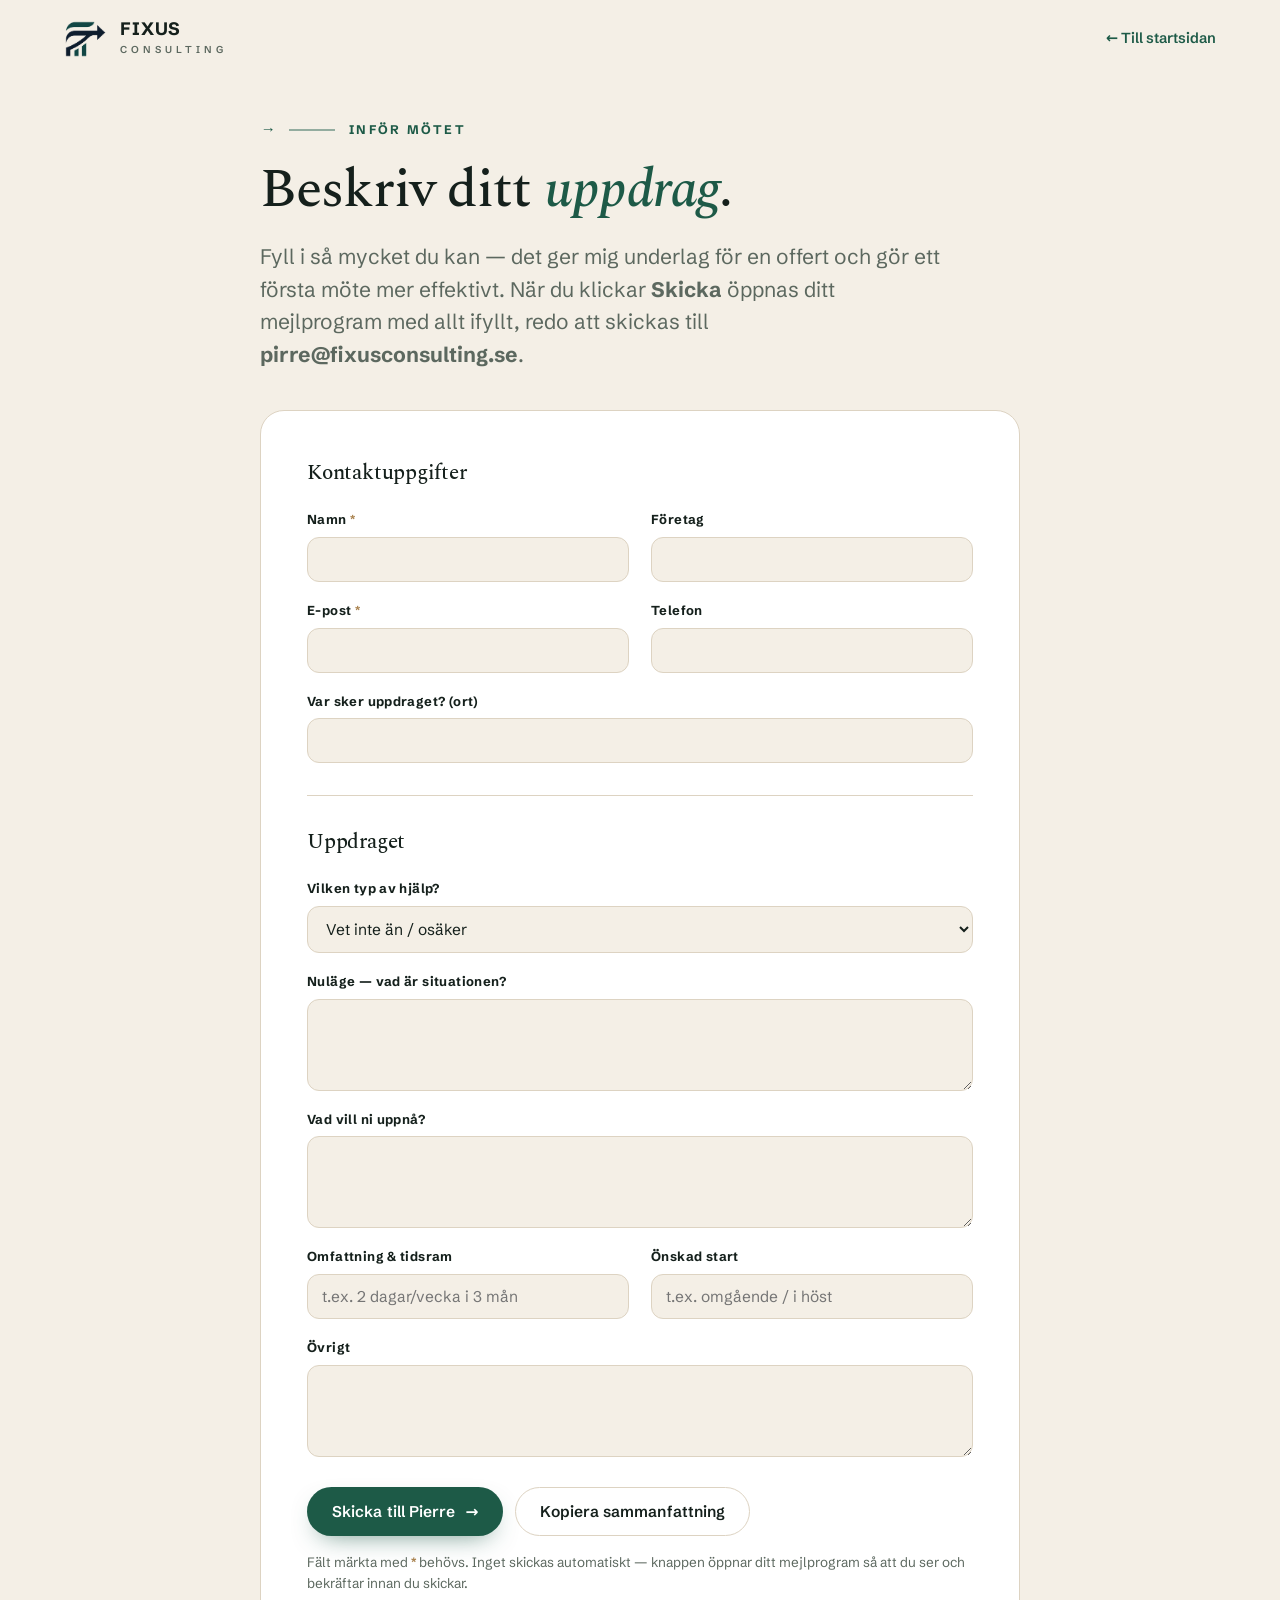
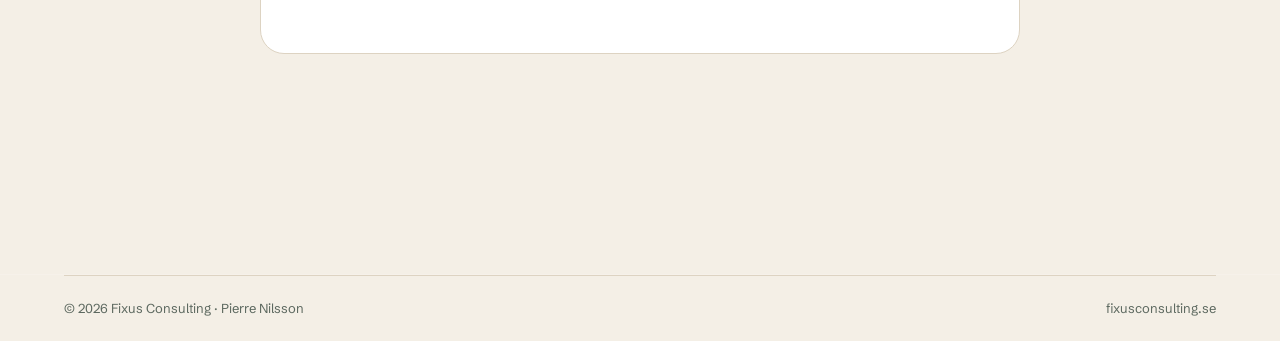
<file: uppdragsbeskrivning.html>
<!doctype html>
<html lang="sv">
<head>
<meta charset="utf-8" />
<meta name="viewport" content="width=device-width, initial-scale=1" />
<meta http-equiv="Content-Security-Policy" content="default-src 'self'; base-uri 'self'; object-src 'none'; img-src 'self' data:; font-src 'self'; style-src 'self' 'unsafe-inline'; script-src 'self' 'unsafe-inline'; connect-src 'self'; form-action 'self'" />
<meta name="referrer" content="strict-origin-when-cross-origin" />
<title>Beskriv ditt uppdrag | Fixus Consulting</title>
<meta name="robots" content="noindex,follow" />
<meta name="description" content="Fyll i en kort uppdragsbeskrivning till Fixus Consulting – kontaktuppgifter och vad du behöver hjälp med. Ger underlag för offert inför ett första möte." />
<link rel="canonical" href="https://fixusconsulting.se/uppdragsbeskrivning.html" />
<meta name="theme-color" content="#13241d" />
<link rel="icon" type="image/png" href="/assets/fixus-mark.png" />
<link rel="apple-touch-icon" href="/assets/fixus-mark.png" />
<link rel="stylesheet" href="/assets/fonts/fonts.css">
<link rel="stylesheet" href="/fixus.css">
</head>
<body>

<header class="ub-header">
  <a class="brand" href="/" aria-label="Fixus Consulting – till startsidan">
    <img src="/assets/fixus-mark.png" alt="" />
    <span><span class="bn">FIXUS</span><span class="bs">Consulting</span></span>
  </a>
  <a class="ub-back" href="/">← Till startsidan</a>
</header>

<main class="ub-main">
  <div class="wrap">
    <div class="ub-head">
      <span class="idx"><span class="n">→</span><span class="ln"></span>Inför mötet</span>
      <h1 class="title">Beskriv ditt <em>uppdrag</em>.</h1>
      <p class="lede">Fyll i så mycket du kan — det ger mig underlag för en offert och gör ett första möte mer effektivt. När du klickar <strong>Skicka</strong> öppnas ditt mejlprogram med allt ifyllt, redo att skickas till <strong>pirre@fixusconsulting.se</strong>.</p>
    </div>

    <form class="ub" id="ubForm" novalidate>
      <div class="ub-legend">Kontaktuppgifter</div>
      <div class="ub-grid">
        <div class="ub-field"><label for="namn">Namn <span class="req">*</span></label><input id="namn" name="namn" type="text" autocomplete="name" required /></div>
        <div class="ub-field"><label for="foretag">Företag</label><input id="foretag" name="foretag" type="text" autocomplete="organization" /></div>
        <div class="ub-field"><label for="epost">E-post <span class="req">*</span></label><input id="epost" name="epost" type="email" autocomplete="email" required /></div>
        <div class="ub-field"><label for="telefon">Telefon</label><input id="telefon" name="telefon" type="tel" autocomplete="tel" /></div>
        <div class="ub-field full"><label for="ort">Var sker uppdraget? (ort)</label><input id="ort" name="ort" type="text" /></div>
      </div>

      <div class="ub-legend">Uppdraget</div>
      <div class="ub-grid">
        <div class="ub-field full"><label for="typ">Vilken typ av hjälp?</label>
          <select id="typ" name="typ">
            <option value="Vet inte än / osäker">Vet inte än / osäker</option>
            <optgroup label="Någon saknas eller räcker inte till">
              <option value="Någon saknas – en person som gör jobbet (Fixus Cover)">En person som gör jobbet (Fixus Cover)</option>
              <option value="Någon saknas – en person som leder teamet (Fixus Lead)">En person som leder teamet (Fixus Lead)</option>
              <option value="Någon saknas – en person som bär ett större ansvar en period (Fixus Embedded)">En person som bär ett större ansvar en period (Fixus Embedded)</option>
            </optgroup>
            <optgroup label="Något ska drivas i mål">
              <option value="Något ska drivas i mål – genomförande av en förbättring (Fixus Improve)">Genomförande av en förbättring (Fixus Improve)</option>
            </optgroup>
            <optgroup label="Något bromsar, men vi vet inte var">
              <option value="Något bromsar – verksamhetsanalys inifrån (Fixus Insight)">Verksamhetsanalys inifrån (Fixus Insight)</option>
            </optgroup>
          </select>
        </div>
        <div class="ub-field full"><label for="nulage">Nuläge — vad är situationen?</label><textarea id="nulage" name="nulage"></textarea></div>
        <div class="ub-field full"><label for="mal">Vad vill ni uppnå?</label><textarea id="mal" name="mal"></textarea></div>
        <div class="ub-field"><label for="omfattning">Omfattning &amp; tidsram</label><input id="omfattning" name="omfattning" type="text" placeholder="t.ex. 2 dagar/vecka i 3 mån" /></div>
        <div class="ub-field"><label for="start">Önskad start</label><input id="start" name="start" type="text" placeholder="t.ex. omgående / i höst" /></div>
        <div class="ub-field full"><label for="ovrigt">Övrigt</label><textarea id="ovrigt" name="ovrigt"></textarea></div>
      </div>

      <div class="ub-actions">
        <button type="submit" class="btn btn-solid">Skicka till Pierre <span class="ar">→</span></button>
        <button type="button" class="btn btn-ghost" id="ubCopy">Kopiera sammanfattning</button>
      </div>
      <p class="ub-note" id="ubMsg" role="status" aria-live="polite">Fält märkta med <span class="req">*</span> behövs. Inget skickas automatiskt — knappen öppnar ditt mejlprogram så att du ser och bekräftar innan du skickar.</p>
    </form>
  </div>
</main>

<footer class="footer ub-footer">
  <div class="wrap footer-bottom">
    <span>© <span id="yr">2026</span> Fixus Consulting · Pierre Nilsson</span>
    <a href="/">fixusconsulting.se</a>
  </div>
</footer>

<script>
(function(){
  var form = document.getElementById('ubForm');
  var msg = document.getElementById('ubMsg');
  var yr = document.getElementById('yr'); if(yr){ yr.textContent = new Date().getFullYear(); }
  function val(id){ var e = document.getElementById(id); return e ? e.value.trim() : ''; }
  function buildBody(){
    return [
      'UPPDRAGSBESKRIVNING – Fixus Consulting', '',
      'KONTAKT',
      'Namn: ' + val('namn'),
      'Företag: ' + val('foretag'),
      'E-post: ' + val('epost'),
      'Telefon: ' + val('telefon'),
      'Ort: ' + val('ort'), '',
      'UPPDRAGET',
      'Typ av hjälp: ' + val('typ'),
      'Nuläge: ' + val('nulage'),
      'Vill uppnå: ' + val('mal'),
      'Omfattning & tidsram: ' + val('omfattning'),
      'Önskad start: ' + val('start'),
      'Övrigt: ' + val('ovrigt')
    ].join('\n');
  }
  function valid(){ return val('namn') && /.+@.+\..+/.test(val('epost')); }
  form.addEventListener('submit', function(e){
    e.preventDefault();
    if(!valid()){ msg.textContent = 'Fyll i minst namn och en giltig e-postadress.'; msg.style.color = 'var(--brass)'; return; }
    var subj = 'Uppdragsbeskrivning – ' + (val('foretag') || val('namn'));
    window.location.href = 'mailto:pirre@fixusconsulting.se?subject=' + encodeURIComponent(subj) + '&body=' + encodeURIComponent(buildBody());
    msg.textContent = 'Ditt mejlprogram öppnas nu — läs igenom och skicka. Öppnas inget? Använd "Kopiera sammanfattning" och mejla pirre@fixusconsulting.se.';
    msg.style.color = 'var(--muted)';
  });
  document.getElementById('ubCopy').addEventListener('click', function(){
    var t = buildBody();
    if(navigator.clipboard && navigator.clipboard.writeText){
      navigator.clipboard.writeText(t).then(
        function(){ msg.textContent = 'Sammanfattningen är kopierad — klistra in i ett mejl till pirre@fixusconsulting.se.'; msg.style.color = 'var(--green)'; },
        function(){ msg.textContent = 'Kunde inte kopiera automatiskt — markera texten manuellt.'; msg.style.color = 'var(--brass)'; }
      );
    } else {
      msg.textContent = 'Kopiering stöds inte i din webbläsare — använd "Skicka till Pierre" i stället.'; msg.style.color = 'var(--brass)';
    }
  });
})();
</script>
</body>
</html>
</file>
<file: assets/fonts/fonts.css>
/* Self-hosted Google Fonts (Spectral + Schibsted Grotesk) — latin & latin-ext */
@font-face {
  font-family: 'Schibsted Grotesk';
  font-style: normal;
  font-weight: 400;
  font-display: swap;
  src: url(Jqz55SSPQuCQF3t8uOwiUL-taUTtap9Iayoxdg.woff2) format('woff2');
  unicode-range: U+0100-02BA, U+02BD-02C5, U+02C7-02CC, U+02CE-02D7, U+02DD-02FF, U+0304, U+0308, U+0329, U+1D00-1DBF, U+1E00-1E9F, U+1EF2-1EFF, U+2020, U+20A0-20AB, U+20AD-20C0, U+2113, U+2C60-2C7F, U+A720-A7FF;
}
@font-face {
  font-family: 'Schibsted Grotesk';
  font-style: normal;
  font-weight: 400;
  font-display: swap;
  src: url(Jqz55SSPQuCQF3t8uOwiUL-taUTtap9Gayo.woff2) format('woff2');
  unicode-range: U+0000-00FF, U+0131, U+0152-0153, U+02BB-02BC, U+02C6, U+02DA, U+02DC, U+0304, U+0308, U+0329, U+2000-206F, U+20AC, U+2122, U+2191, U+2193, U+2212, U+2215, U+FEFF, U+FFFD;
}
@font-face {
  font-family: 'Schibsted Grotesk';
  font-style: normal;
  font-weight: 500;
  font-display: swap;
  src: url(Jqz55SSPQuCQF3t8uOwiUL-taUTtap9Iayoxdg.woff2) format('woff2');
  unicode-range: U+0100-02BA, U+02BD-02C5, U+02C7-02CC, U+02CE-02D7, U+02DD-02FF, U+0304, U+0308, U+0329, U+1D00-1DBF, U+1E00-1E9F, U+1EF2-1EFF, U+2020, U+20A0-20AB, U+20AD-20C0, U+2113, U+2C60-2C7F, U+A720-A7FF;
}
@font-face {
  font-family: 'Schibsted Grotesk';
  font-style: normal;
  font-weight: 500;
  font-display: swap;
  src: url(Jqz55SSPQuCQF3t8uOwiUL-taUTtap9Gayo.woff2) format('woff2');
  unicode-range: U+0000-00FF, U+0131, U+0152-0153, U+02BB-02BC, U+02C6, U+02DA, U+02DC, U+0304, U+0308, U+0329, U+2000-206F, U+20AC, U+2122, U+2191, U+2193, U+2212, U+2215, U+FEFF, U+FFFD;
}
@font-face {
  font-family: 'Schibsted Grotesk';
  font-style: normal;
  font-weight: 600;
  font-display: swap;
  src: url(Jqz55SSPQuCQF3t8uOwiUL-taUTtap9Iayoxdg.woff2) format('woff2');
  unicode-range: U+0100-02BA, U+02BD-02C5, U+02C7-02CC, U+02CE-02D7, U+02DD-02FF, U+0304, U+0308, U+0329, U+1D00-1DBF, U+1E00-1E9F, U+1EF2-1EFF, U+2020, U+20A0-20AB, U+20AD-20C0, U+2113, U+2C60-2C7F, U+A720-A7FF;
}
@font-face {
  font-family: 'Schibsted Grotesk';
  font-style: normal;
  font-weight: 600;
  font-display: swap;
  src: url(Jqz55SSPQuCQF3t8uOwiUL-taUTtap9Gayo.woff2) format('woff2');
  unicode-range: U+0000-00FF, U+0131, U+0152-0153, U+02BB-02BC, U+02C6, U+02DA, U+02DC, U+0304, U+0308, U+0329, U+2000-206F, U+20AC, U+2122, U+2191, U+2193, U+2212, U+2215, U+FEFF, U+FFFD;
}
@font-face {
  font-family: 'Schibsted Grotesk';
  font-style: normal;
  font-weight: 700;
  font-display: swap;
  src: url(Jqz55SSPQuCQF3t8uOwiUL-taUTtap9Iayoxdg.woff2) format('woff2');
  unicode-range: U+0100-02BA, U+02BD-02C5, U+02C7-02CC, U+02CE-02D7, U+02DD-02FF, U+0304, U+0308, U+0329, U+1D00-1DBF, U+1E00-1E9F, U+1EF2-1EFF, U+2020, U+20A0-20AB, U+20AD-20C0, U+2113, U+2C60-2C7F, U+A720-A7FF;
}
@font-face {
  font-family: 'Schibsted Grotesk';
  font-style: normal;
  font-weight: 700;
  font-display: swap;
  src: url(Jqz55SSPQuCQF3t8uOwiUL-taUTtap9Gayo.woff2) format('woff2');
  unicode-range: U+0000-00FF, U+0131, U+0152-0153, U+02BB-02BC, U+02C6, U+02DA, U+02DC, U+0304, U+0308, U+0329, U+2000-206F, U+20AC, U+2122, U+2191, U+2193, U+2212, U+2215, U+FEFF, U+FFFD;
}
@font-face {
  font-family: 'Spectral';
  font-style: italic;
  font-weight: 400;
  font-display: swap;
  src: url(rnCt-xNNww_2s0amA9M8onTmTMuk.woff2) format('woff2');
  unicode-range: U+0100-02BA, U+02BD-02C5, U+02C7-02CC, U+02CE-02D7, U+02DD-02FF, U+0304, U+0308, U+0329, U+1D00-1DBF, U+1E00-1E9F, U+1EF2-1EFF, U+2020, U+20A0-20AB, U+20AD-20C0, U+2113, U+2C60-2C7F, U+A720-A7FF;
}
@font-face {
  font-family: 'Spectral';
  font-style: italic;
  font-weight: 400;
  font-display: swap;
  src: url(rnCt-xNNww_2s0amA9M8onrmTA.woff2) format('woff2');
  unicode-range: U+0000-00FF, U+0131, U+0152-0153, U+02BB-02BC, U+02C6, U+02DA, U+02DC, U+0304, U+0308, U+0329, U+2000-206F, U+20AC, U+2122, U+2191, U+2193, U+2212, U+2215, U+FEFF, U+FFFD;
}
@font-face {
  font-family: 'Spectral';
  font-style: italic;
  font-weight: 500;
  font-display: swap;
  src: url(rnCu-xNNww_2s0amA9M8qonFWfqFXUIJ.woff2) format('woff2');
  unicode-range: U+0100-02BA, U+02BD-02C5, U+02C7-02CC, U+02CE-02D7, U+02DD-02FF, U+0304, U+0308, U+0329, U+1D00-1DBF, U+1E00-1E9F, U+1EF2-1EFF, U+2020, U+20A0-20AB, U+20AD-20C0, U+2113, U+2C60-2C7F, U+A720-A7FF;
}
@font-face {
  font-family: 'Spectral';
  font-style: italic;
  font-weight: 500;
  font-display: swap;
  src: url(rnCu-xNNww_2s0amA9M8qonFWfSFXQ.woff2) format('woff2');
  unicode-range: U+0000-00FF, U+0131, U+0152-0153, U+02BB-02BC, U+02C6, U+02DA, U+02DC, U+0304, U+0308, U+0329, U+2000-206F, U+20AC, U+2122, U+2191, U+2193, U+2212, U+2215, U+FEFF, U+FFFD;
}
@font-face {
  font-family: 'Spectral';
  font-style: italic;
  font-weight: 600;
  font-display: swap;
  src: url(rnCu-xNNww_2s0amA9M8qqXCWfqFXUIJ.woff2) format('woff2');
  unicode-range: U+0100-02BA, U+02BD-02C5, U+02C7-02CC, U+02CE-02D7, U+02DD-02FF, U+0304, U+0308, U+0329, U+1D00-1DBF, U+1E00-1E9F, U+1EF2-1EFF, U+2020, U+20A0-20AB, U+20AD-20C0, U+2113, U+2C60-2C7F, U+A720-A7FF;
}
@font-face {
  font-family: 'Spectral';
  font-style: italic;
  font-weight: 600;
  font-display: swap;
  src: url(rnCu-xNNww_2s0amA9M8qqXCWfSFXQ.woff2) format('woff2');
  unicode-range: U+0000-00FF, U+0131, U+0152-0153, U+02BB-02BC, U+02C6, U+02DA, U+02DC, U+0304, U+0308, U+0329, U+2000-206F, U+20AC, U+2122, U+2191, U+2193, U+2212, U+2215, U+FEFF, U+FFFD;
}
@font-face {
  font-family: 'Spectral';
  font-style: normal;
  font-weight: 400;
  font-display: swap;
  src: url(rnCr-xNNww_2s0amA9M3knj-SA.woff2) format('woff2');
  unicode-range: U+0100-02BA, U+02BD-02C5, U+02C7-02CC, U+02CE-02D7, U+02DD-02FF, U+0304, U+0308, U+0329, U+1D00-1DBF, U+1E00-1E9F, U+1EF2-1EFF, U+2020, U+20A0-20AB, U+20AD-20C0, U+2113, U+2C60-2C7F, U+A720-A7FF;
}
@font-face {
  font-family: 'Spectral';
  font-style: normal;
  font-weight: 400;
  font-display: swap;
  src: url(rnCr-xNNww_2s0amA9M5kng.woff2) format('woff2');
  unicode-range: U+0000-00FF, U+0131, U+0152-0153, U+02BB-02BC, U+02C6, U+02DA, U+02DC, U+0304, U+0308, U+0329, U+2000-206F, U+20AC, U+2122, U+2191, U+2193, U+2212, U+2215, U+FEFF, U+FFFD;
}
@font-face {
  font-family: 'Spectral';
  font-style: normal;
  font-weight: 500;
  font-display: swap;
  src: url(rnCs-xNNww_2s0amA9vKsW3PafadWQ.woff2) format('woff2');
  unicode-range: U+0100-02BA, U+02BD-02C5, U+02C7-02CC, U+02CE-02D7, U+02DD-02FF, U+0304, U+0308, U+0329, U+1D00-1DBF, U+1E00-1E9F, U+1EF2-1EFF, U+2020, U+20A0-20AB, U+20AD-20C0, U+2113, U+2C60-2C7F, U+A720-A7FF;
}
@font-face {
  font-family: 'Spectral';
  font-style: normal;
  font-weight: 500;
  font-display: swap;
  src: url(rnCs-xNNww_2s0amA9vKsW3BafY.woff2) format('woff2');
  unicode-range: U+0000-00FF, U+0131, U+0152-0153, U+02BB-02BC, U+02C6, U+02DA, U+02DC, U+0304, U+0308, U+0329, U+2000-206F, U+20AC, U+2122, U+2191, U+2193, U+2212, U+2215, U+FEFF, U+FFFD;
}
@font-face {
  font-family: 'Spectral';
  font-style: normal;
  font-weight: 600;
  font-display: swap;
  src: url(rnCs-xNNww_2s0amA9vmtm3PafadWQ.woff2) format('woff2');
  unicode-range: U+0100-02BA, U+02BD-02C5, U+02C7-02CC, U+02CE-02D7, U+02DD-02FF, U+0304, U+0308, U+0329, U+1D00-1DBF, U+1E00-1E9F, U+1EF2-1EFF, U+2020, U+20A0-20AB, U+20AD-20C0, U+2113, U+2C60-2C7F, U+A720-A7FF;
}
@font-face {
  font-family: 'Spectral';
  font-style: normal;
  font-weight: 600;
  font-display: swap;
  src: url(rnCs-xNNww_2s0amA9vmtm3BafY.woff2) format('woff2');
  unicode-range: U+0000-00FF, U+0131, U+0152-0153, U+02BB-02BC, U+02C6, U+02DA, U+02DC, U+0304, U+0308, U+0329, U+2000-206F, U+20AC, U+2122, U+2191, U+2193, U+2212, U+2215, U+FEFF, U+FFFD;
}
@font-face {
  font-family: 'Spectral';
  font-style: normal;
  font-weight: 700;
  font-display: swap;
  src: url(rnCs-xNNww_2s0amA9uCt23PafadWQ.woff2) format('woff2');
  unicode-range: U+0100-02BA, U+02BD-02C5, U+02C7-02CC, U+02CE-02D7, U+02DD-02FF, U+0304, U+0308, U+0329, U+1D00-1DBF, U+1E00-1E9F, U+1EF2-1EFF, U+2020, U+20A0-20AB, U+20AD-20C0, U+2113, U+2C60-2C7F, U+A720-A7FF;
}
@font-face {
  font-family: 'Spectral';
  font-style: normal;
  font-weight: 700;
  font-display: swap;
  src: url(rnCs-xNNww_2s0amA9uCt23BafY.woff2) format('woff2');
  unicode-range: U+0000-00FF, U+0131, U+0152-0153, U+02BB-02BC, U+02C6, U+02DA, U+02DC, U+0304, U+0308, U+0329, U+2000-206F, U+20AC, U+2122, U+2191, U+2193, U+2212, U+2215, U+FEFF, U+FFFD;
}
</file>
<file: fixus.css>
/* ===========================================================
   Fixus Consulting — one-pager styles
   Palette: deep green + graphite + warm paper. Spectral / Schibsted Grotesk.
   =========================================================== */
:root{
  --paper:#f4efe6;
  --paper-2:#ece3d3;
  --ink:#15201c;
  --muted:#5c685f;
  --muted-2:#7a857c;
  --graphite:#16242b;
  --green:#1d5a47;
  --green-d:#0f2b22;
  --green-l:#2f7a62;
  --mint:#84c8ab;
  --line:#ddd3c2;
  --line-d:rgba(255,255,255,.14);
  --brass:#a9824e;
  --serif:'Spectral',Georgia,'Times New Roman',serif;
  --sans:'Schibsted Grotesk',system-ui,-apple-system,Segoe UI,sans-serif;
  --wrap:1180px;
  --ease:cubic-bezier(.22,.61,.36,1);
}
*{box-sizing:border-box}
html{scroll-behavior:smooth}
body{
  margin:0;background:var(--paper);color:var(--ink);
  font-family:var(--sans);line-height:1.6;font-size:17px;
  -webkit-font-smoothing:antialiased;text-rendering:optimizeLegibility;
  overflow-x:hidden;
}
a{color:inherit;text-decoration:none}
img{max-width:100%;display:block}
.wrap{width:min(var(--wrap),90vw);margin-inline:auto}
.serif{font-family:var(--serif)}
em{font-style:italic}

/* ---------- buttons ---------- */
.btn{
  display:inline-flex;align-items:center;gap:10px;cursor:pointer;
  font-family:var(--sans);font-weight:600;font-size:15.5px;letter-spacing:.005em;
  padding:14px 24px;border-radius:999px;border:1.5px solid transparent;
  transition:transform .25s var(--ease),background .25s,color .25s,border-color .25s,box-shadow .25s;
}
.btn .ar{transition:transform .3s var(--ease)}
.btn:hover .ar{transform:translateX(4px)}
.btn-solid{background:var(--green);color:#fff;box-shadow:0 10px 26px -12px rgba(29,90,71,.7)}
.btn-solid:hover{background:#19503f;transform:translateY(-2px);box-shadow:0 16px 32px -14px rgba(29,90,71,.85)}
.btn-ghost{border-color:var(--line);color:var(--ink);background:transparent}
.btn-ghost:hover{border-color:var(--green);color:var(--green);transform:translateY(-2px)}
.btn-light{background:var(--paper);color:var(--green-d)}
.btn-light:hover{background:#fff;transform:translateY(-2px)}
.btn-onlight-ghost{border-color:rgba(255,255,255,.32);color:#f3ede1}
.btn-onlight-ghost:hover{border-color:var(--mint);color:var(--mint);transform:translateY(-2px)}

/* ---------- nav ---------- */
.nav{position:fixed;inset:0 0 auto 0;z-index:56;transition:background .35s,box-shadow .35s,border-color .35s;border-bottom:1px solid transparent}
.nav-in{display:flex;align-items:center;justify-content:space-between;padding:20px 0;width:min(var(--wrap),90vw);margin-inline:auto}
.brand{display:flex;align-items:center;gap:13px}
.brand > span{display:inline-flex;flex-direction:column;justify-content:center}
.brand img{height:38px;width:auto;transition:filter .35s}
.brand .bn{font-weight:700;letter-spacing:.04em;font-size:18px;line-height:1;color:#f3ede1;transition:color .35s}
.brand .bs{font-size:10px;letter-spacing:.4em;font-weight:600;text-transform:uppercase;color:#8aa094;margin-top:4px;transition:color .35s}
.nav-links{display:flex;gap:30px;font-size:14.5px;font-weight:500;color:#aebbb2;transition:color .35s}
.nav-links a{position:relative;padding:4px 0}
.nav-links a::after{content:"";position:absolute;left:0;bottom:-2px;width:0;height:1.5px;background:currentColor;transition:width .3s var(--ease)}
.nav-links a:hover::after{width:100%}
.nav .btn{padding:11px 20px;font-size:14.5px}
.nav-cta-wrap .btn{background:var(--mint);color:var(--green-d);box-shadow:none}
.nav-cta-wrap .btn:hover{background:#9bd4bb}
/* scrolled state -> paper */
.nav.scrolled{background:rgba(244,239,230,.88);-webkit-backdrop-filter:blur(14px) saturate(1.2);backdrop-filter:blur(14px) saturate(1.2);border-color:var(--line);box-shadow:0 6px 24px -18px rgba(21,32,28,.5)}
.nav.scrolled .brand img{filter:none}
.nav.scrolled .brand .bn{color:var(--ink)}
.nav.scrolled .brand .bs{color:var(--muted)}
.nav.scrolled .nav-links{color:var(--muted)}
.nav.scrolled .nav-links a:hover{color:var(--green)}
.nav.scrolled .nav-cta-wrap .btn{background:var(--green);color:#fff}
.brand img{filter:brightness(0) invert(1)}

/* ---------- section scaffold ---------- */
section{position:relative}
.sec{padding:clamp(72px,9vw,128px) 0}
.sec-head{max-width:760px}
.idx{display:inline-flex;align-items:center;gap:14px;font-size:12.5px;font-weight:700;letter-spacing:.18em;text-transform:uppercase;color:var(--green)}
.idx .n{font-family:var(--serif);font-style:italic;font-weight:500;letter-spacing:0;font-size:15px}
.idx .ln{width:46px;height:1.5px;background:currentColor;opacity:.45}
.dark .idx{color:var(--mint)}
.title{font-family:var(--serif);font-weight:500;letter-spacing:-.02em;line-height:1.04;margin:20px 0 0;font-size:clamp(32px,4.6vw,54px);text-wrap:balance}
.title em{color:var(--green)}
.dark .title{color:#f6f1e7}.dark .title em{color:var(--mint)}
.lede{color:var(--muted);font-size:clamp(18px,2vw,21px);line-height:1.55;margin-top:22px;max-width:680px}
.dark .lede{color:#aebeb4}

/* ---------- hero ---------- */
.hero{position:relative;min-height:100svh;display:flex;align-items:center;
  background:radial-gradient(135% 120% at 16% -8%,#1f3e31 0%,#13241d 46%,#0d1a15 100%);
  color:#f3ede1;overflow:hidden;padding:108px 0 56px}
.hero-grid{display:grid;grid-template-columns:1.08fr .92fr;gap:54px;align-items:center;width:min(var(--wrap),90vw);margin-inline:auto;position:relative;z-index:3}
.hero .eyebrow{font-size:12.5px;font-weight:700;letter-spacing:.2em;text-transform:uppercase;color:var(--mint)}
.hero h1{font-family:var(--serif);font-weight:500;letter-spacing:-.022em;line-height:1.02;
  font-size:clamp(38px,5vw,62px);margin:20px 0 0;color:#f6f1e7;text-wrap:balance}
.hero h1 em{font-style:italic;color:var(--mint)}
.hero-lede{color:#b3c2b8;font-size:clamp(17px,1.7vw,20px);line-height:1.55;margin-top:26px;max-width:560px}
.hero-ctas{display:flex;gap:14px;flex-wrap:wrap;margin-top:30px}
.hero-facts{display:grid;grid-template-columns:repeat(4,1fr);gap:0;margin:32px 0 0;border-top:1px solid var(--line-d);padding-top:22px}
.hero-facts .f{padding:2px 22px;margin:0;border-left:1px solid var(--line-d);transition:transform .3s var(--ease)}
.hero-facts .f:first-child{padding-left:0;border-left:none}
.hero-facts .f:hover{transform:translateY(-3px)}
.hero-facts dt{display:flex;align-items:center;gap:8px;font-size:10.5px;font-weight:700;letter-spacing:.16em;text-transform:uppercase;color:var(--mint);margin-bottom:10px}
.hero-facts dt::before{content:"";width:6px;height:6px;border-radius:50%;background:var(--mint);box-shadow:0 0 10px rgba(132,200,171,.7)}
.hero-facts dd{margin:0;font-size:14px;line-height:1.45;color:#c9d6ce}
.hero-facts dd b{display:block;font-family:var(--serif);font-weight:500;font-size:clamp(23px,2.4vw,30px);color:#f6f1e7;line-height:1.04;letter-spacing:-.01em;margin-bottom:6px;white-space:nowrap}
/* portrait */
.portrait{position:relative;border-radius:22px;overflow:hidden;aspect-ratio:4/5;
  box-shadow:0 50px 110px -40px rgba(0,0,0,.7);will-change:transform}
.portrait img{width:100%;height:100%;object-fit:cover;object-position:50% 14%;filter:grayscale(1) contrast(1.07) brightness(.97)}
.portrait::after{content:"";position:absolute;inset:0;background:var(--green-d);mix-blend-mode:color;opacity:.86}
.portrait::before{content:"";position:absolute;inset:0;z-index:2;
  background:linear-gradient(180deg,rgba(13,26,21,.05),rgba(13,26,21,.78)),linear-gradient(95deg,rgba(13,26,21,.5),transparent 42%)}
.portrait .ptag{position:absolute;left:20px;bottom:20px;z-index:3}
.portrait .ptag b{font-family:var(--serif);font-size:20px;color:#fff;display:block;letter-spacing:.01em}
.portrait .ptag span{font-size:13px;color:var(--mint);font-weight:600;letter-spacing:.02em}
/* animated arrow behind portrait */
.hero-arrow{position:absolute;inset:0;z-index:1;pointer-events:none;opacity:.7}
.hero-arrow path{stroke-dasharray:var(--len);stroke-dashoffset:var(--len)}
.hero.in .hero-arrow path{animation:draw 2.2s var(--ease) .3s forwards}
@keyframes draw{to{stroke-dashoffset:0}}
.scrollcue{position:absolute;left:50%;bottom:26px;transform:translateX(-50%);z-index:3;
  display:flex;flex-direction:column;align-items:center;gap:8px;color:#7f9389;font-size:11px;letter-spacing:.22em;text-transform:uppercase}
.scrollcue .dot{width:1.5px;height:34px;background:linear-gradient(var(--mint),transparent);animation:cue 1.8s ease-in-out infinite}
@keyframes cue{0%,100%{opacity:.3;transform:scaleY(.6)}50%{opacity:1;transform:scaleY(1)}}

/* ---------- value (Vad kunden får) ---------- */
.value-grid{display:grid;grid-template-columns:.92fr 1.08fr;gap:56px;align-items:start;margin-top:14px}
.value-list{display:grid;grid-template-columns:1fr 1fr;gap:2px 0;border-top:1px solid var(--line)}
.vitem{display:flex;gap:16px;align-items:flex-start;padding:20px 22px 20px 0;border-bottom:1px solid var(--line)}
.vitem .vn{font-family:var(--serif);font-style:italic;font-size:15px;color:var(--brass);flex:0 0 auto;width:26px;padding-top:2px}
.vitem p{margin:0;font-size:15.5px;color:#33403a;line-height:1.45;font-weight:500}
.value-aside{position:sticky;top:108px}
.pull{font-family:var(--serif);font-size:clamp(22px,2.6vw,30px);line-height:1.25;letter-spacing:-.01em;color:var(--ink);font-weight:500}
.pull em{color:var(--green)}
.value-card{margin-top:28px;background:var(--graphite);color:#dfe9e3;border-radius:20px;padding:28px 28px 26px}
.value-card p{margin:0;font-size:16px;line-height:1.55;color:#c6d3cc}
.value-card .who{display:flex;flex-wrap:wrap;gap:8px;margin-top:18px}
.value-card .who span{font-size:12.5px;font-weight:600;color:#bfe0d0;border:1px solid rgba(132,200,171,.32);border-radius:999px;padding:6px 12px}

/* ---------- assignments (Typiska uppdrag) ---------- */
.assign-grid{display:grid;grid-template-columns:repeat(3,1fr);gap:18px;margin-top:48px;grid-auto-rows:1fr}
.acard{background:#fff;border:1px solid var(--line);border-radius:22px;padding:30px 28px;position:relative;overflow:hidden;min-width:0;
  transition:transform .35s var(--ease),box-shadow .35s,border-color .35s}
.acard::before{content:"";position:absolute;left:0;top:0;height:3px;width:0;background:var(--green);transition:width .5s var(--ease)}
.acard:hover{transform:translateY(-6px);box-shadow:0 26px 50px -28px rgba(21,40,30,.4);border-color:transparent}
.acard:hover::before{width:100%}
.acard .ac-ic{width:44px;height:44px;border-radius:12px;background:var(--paper);display:grid;place-items:center;margin-bottom:20px;color:var(--green)}
.acard h3{font-family:var(--serif);font-weight:500;font-size:23px;margin:0 0 10px;letter-spacing:-.01em}
.acard p{margin:0;color:var(--muted);font-size:15.5px;line-height:1.5}
.acard.wide{grid-column:span 1}
.ac-link{font-weight:600;font-size:14px;color:var(--green);text-decoration:none;border-bottom:1px solid transparent;transition:border-color .25s}
.ac-link:hover{border-color:var(--green)}

/* ---------- role (dark) ---------- */
.role{background:radial-gradient(120% 130% at 82% 0%,#1d3a2e 0%,#13241d 50%,#0e1b15 100%);color:#eef3ef}
.role-grid{display:grid;grid-template-columns:.95fr 1.05fr;gap:56px;align-items:stretch}
.role-portrait{position:relative;border-radius:22px;overflow:hidden;height:100%;min-height:520px;box-shadow:0 50px 100px -45px rgba(0,0,0,.7)}
.role-portrait img{width:100%;height:100%;object-fit:cover;object-position:50% 12%;filter:grayscale(1) contrast(1.06) brightness(.98)}
.role-portrait::after{content:"";position:absolute;inset:0;background:var(--green-d);mix-blend-mode:color;opacity:.8}
.role-portrait::before{content:"";position:absolute;inset:0;background:linear-gradient(180deg,transparent 55%,rgba(13,26,21,.6))}
.role-body p{color:#aebeb4;font-size:17.5px;line-height:1.62}
.role-body p + p{margin-top:18px}
.role-body .hl{color:#eef3ef}
.fields{display:flex;flex-wrap:wrap;gap:8px;margin-top:26px}
.fields span{font-size:12.5px;font-weight:600;letter-spacing:.02em;color:#bfe0d0;border:1px solid rgba(132,200,171,.3);border-radius:999px;padding:7px 13px}
/* grouped credentials summary — full-width 2x2 block below the bio grid */
.creds{margin-top:52px;border-top:1px solid var(--line-d);padding-top:36px;display:grid;grid-template-columns:1fr 1fr;gap:30px 56px}
.cred-row{display:flex;flex-direction:column;gap:13px}
.cred-k{font-size:11.5px;font-weight:700;letter-spacing:.14em;text-transform:uppercase;color:var(--mint)}
.cred-tags{display:flex;flex-wrap:wrap;gap:8px}
.cred-tags span{font-size:12.5px;font-weight:600;letter-spacing:.02em;color:#bfe0d0;border:1px solid rgba(132,200,171,.3);border-radius:999px;padding:7px 13px}
@media (max-width:640px){.creds{grid-template-columns:1fr;gap:26px;margin-top:40px;padding-top:30px}}

/* ---------- process (scroll-driven) ---------- */
.process-wrap{display:grid;grid-template-columns:.8fr 1.2fr;gap:60px;margin-top:56px;align-items:start}
.process-aside{position:sticky;top:140px}
.pa-num{font-family:var(--serif);font-weight:500;line-height:.85;letter-spacing:-.04em;
  font-size:clamp(90px,13vw,168px);color:var(--green);transition:color .4s}
.pa-num .slash{color:var(--line);font-size:.4em;vertical-align:super}
.pa-label{font-size:13px;font-weight:700;letter-spacing:.18em;text-transform:uppercase;color:var(--muted);margin-top:6px}
.pa-track{margin-top:30px;display:flex;flex-direction:column;gap:0}
.pa-track .tk{display:flex;align-items:center;gap:14px;padding:11px 0;color:var(--muted-2);font-weight:600;font-size:15px;
  border-top:1px solid var(--line);transition:color .3s}
.pa-track .tk:last-child{border-bottom:1px solid var(--line)}
.pa-track .tk .tkdot{width:9px;height:9px;border-radius:50%;background:var(--line);transition:background .3s,transform .3s}
.pa-track .tk.on{color:var(--ink)}
.pa-track .tk.on .tkdot{background:var(--green);transform:scale(1.4)}
.psteps{display:flex;flex-direction:column;gap:18px}
.pstep{background:#fff;border:1px solid var(--line);border-radius:20px;padding:28px 30px;position:relative;
  opacity:.5;transform:translateY(18px);transition:opacity .6s var(--ease),transform .6s var(--ease),box-shadow .4s,border-color .4s}
.pstep::before{content:"";position:absolute;left:0;top:24px;bottom:24px;width:3px;border-radius:3px;background:var(--line);transition:background .4s}
.pstep.on{opacity:1;transform:none;box-shadow:0 24px 50px -34px rgba(21,40,30,.45)}
.pstep.on::before{background:var(--green)}
/* hover: scrub the model by pointing — snappier than the scroll reveal */
.pstep{cursor:pointer}
.pstep:hover{opacity:1;transform:translateY(-3px);box-shadow:0 30px 58px -32px rgba(21,40,30,.5);border-color:transparent;
  transition:opacity .35s var(--ease),transform .35s var(--ease),box-shadow .35s,border-color .35s}
.pstep:hover::before{background:var(--green)}
.pstep .ps-h{display:flex;align-items:baseline;gap:14px}
.pstep .ps-n{font-family:var(--serif);font-style:italic;color:var(--brass);font-size:17px}
.pstep h3{font-family:var(--serif);font-weight:500;font-size:24px;margin:0;letter-spacing:-.01em}
.pstep p{margin:12px 0 0;color:var(--muted);font-size:16px;line-height:1.55}

/* ---------- tjänster: tre ingångar ---------- */
.entries{display:flex;flex-direction:column;gap:22px;margin-top:50px}
.entry{position:relative;isolation:isolate;overflow:hidden;background:#fff;border:1px solid var(--line);border-radius:26px;
  padding:clamp(28px,3.4vw,44px);display:grid;grid-template-columns:.9fr 1.1fr;gap:clamp(26px,4vw,56px);
  transition:transform .35s var(--ease),box-shadow .35s}
.entry:hover{transform:translateY(-4px);box-shadow:0 30px 60px -36px rgba(21,40,30,.4)}
/* faint photo behind the left column, fading out to the right */
.entry-bg{position:absolute;inset:0;width:100%;height:100%;object-fit:cover;z-index:-1;pointer-events:none;
  filter:grayscale(1) contrast(1.04) brightness(1.05);opacity:.12;
  -webkit-mask-image:linear-gradient(90deg,#000,#000 8%,transparent 52%);mask-image:linear-gradient(90deg,#000,#000 8%,transparent 52%)}
.entry-num{font-family:var(--serif);font-style:italic;font-size:17px;color:var(--brass);display:block}
.entry-head h3{font-family:var(--serif);font-weight:500;font-size:clamp(26px,3vw,36px);line-height:1.08;letter-spacing:-.015em;margin:10px 0 0;text-wrap:balance}
.entry-fit{margin-top:22px;padding-top:18px;border-top:1px solid var(--line)}
.entry-fit-k{display:block;font-size:11px;font-weight:700;letter-spacing:.14em;text-transform:uppercase;color:var(--muted);margin-bottom:10px}
.entry-fit p{margin:0 0 9px;font-size:15px;line-height:1.5;color:#33403a}
.entry-fit p:last-child{margin-bottom:0}
.entry-fit p b{color:var(--green);font-weight:700}
.entry-body{display:flex;flex-direction:column;min-width:0}
.entry-lead{margin:0;font-size:clamp(16.5px,1.6vw,18.5px);line-height:1.5;color:var(--ink);font-weight:500}
.entry-list{list-style:none;margin:20px 0 0;padding:20px 0 0;border-top:1px solid var(--line);display:flex;flex-direction:column;gap:10px}
.entry-list li{display:flex;gap:11px;align-items:flex-start;font-size:15px;line-height:1.45;color:#36433c}
.entry-list li svg{flex:0 0 auto;margin-top:3px;color:var(--green)}
.entry-chips{display:flex;flex-wrap:wrap;align-items:center;gap:8px;margin-top:22px}
.entry-chips-k{font-size:11px;font-weight:700;letter-spacing:.14em;text-transform:uppercase;color:var(--muted);margin-right:4px}
.chip{display:inline-flex;flex-direction:column;gap:2px;border:1px solid rgba(169,130,78,.4);border-radius:14px;padding:7px 12px;font-size:12px;color:var(--muted);line-height:1.25;background:rgba(255,255,255,.6)}
.chip b{font-size:11px;font-weight:700;letter-spacing:.12em;text-transform:uppercase;color:#7d5c30}
.entry .btn{margin-top:26px;align-self:flex-start}
.entry-note{margin:26px 0 0;max-width:760px;font-size:14.5px;line-height:1.55;color:var(--muted)}
/* "osäker?"-raden (mörk) */
.entry-open{margin-top:22px;background:var(--green-d);color:#eef3ef;border-radius:26px;padding:clamp(28px,3.4vw,40px);
  display:grid;grid-template-columns:1.2fr .8fr;gap:32px;align-items:center}
.entry-open .idx{color:var(--mint)}
.entry-open h3{font-family:var(--serif);font-weight:500;font-size:clamp(24px,2.6vw,32px);margin:12px 0 0;color:#f6f1e7;letter-spacing:-.01em;line-height:1.1}
.entry-open p{margin:12px 0 0;color:#aebeb4;font-size:16px;line-height:1.55;max-width:56ch}
.entry-open-cta{display:flex;flex-direction:column;align-items:flex-start;gap:14px}
.entry-open-cta .ac-link{color:var(--mint)}
.entry-open-cta .ac-link:hover{border-color:var(--mint)}

/* ---------- uppdragsbeskrivning (egen sida) ---------- */
.ub-header{display:flex;align-items:center;justify-content:space-between;gap:16px;width:min(var(--wrap),90vw);margin:0 auto;padding:20px 0}
.ub-header .brand img{filter:none}
.ub-header .brand .bn{color:var(--ink)}
.ub-header .brand .bs{color:var(--muted)}
.ub-back{font-size:14.5px;font-weight:600;color:var(--green)}
.ub-back:hover{color:var(--green-d)}
.ub-main{padding:clamp(16px,3vw,36px) 0 clamp(60px,9vw,100px)}
.ub-head{max-width:760px;margin-inline:auto}
.ub-head .title{color:var(--ink)}
.ub-head .lede{margin-inline:0}
.ub{max-width:760px;margin:40px auto 0;background:#fff;border:1px solid var(--line);border-radius:24px;padding:clamp(26px,4vw,46px)}
.ub-legend{font-family:var(--serif);font-weight:500;font-size:21px;color:var(--ink);letter-spacing:-.01em;margin:32px 0 18px;padding-top:30px;border-top:1px solid var(--line)}
.ub > .ub-legend:first-child{margin-top:0;padding-top:0;border-top:none}
.ub-grid{display:grid;grid-template-columns:1fr 1fr;gap:18px 22px}
.ub-field{display:flex;flex-direction:column;gap:7px;min-width:0}
.ub-field.full{grid-column:1/-1}
.ub-field label{font-size:13px;font-weight:700;letter-spacing:.03em;color:var(--ink)}
.ub-field .req{color:var(--brass)}
.ub-field input,.ub-field select,.ub-field textarea{font-family:var(--sans);font-size:15.5px;color:var(--ink);background:var(--paper);border:1px solid var(--line);border-radius:12px;padding:12px 14px;width:100%;transition:border-color .2s,box-shadow .2s}
.ub-field textarea{min-height:92px;resize:vertical;line-height:1.5}
.ub-field input:focus,.ub-field select:focus,.ub-field textarea:focus{outline:none;border-color:var(--green);box-shadow:0 0 0 3px rgba(29,90,71,.13)}
.ub-actions{margin-top:30px;display:flex;gap:12px;flex-wrap:wrap}
.ub-note{font-size:13.5px;color:var(--muted);line-height:1.55;margin-top:16px}
.ub-note .req{color:var(--brass);font-weight:700}
.ub-footer{margin-top:clamp(40px,6vw,72px);border-top-color:var(--line)}
.ub-footer .footer-bottom{border-top-color:var(--line);color:var(--muted)}
.ub-footer .footer-bottom a:hover{color:var(--green)}
.ub-footer :focus-visible{outline-color:var(--green)}
@media (max-width:600px){.ub-grid{grid-template-columns:1fr}}

/* ---------- pricing logic (dark) ---------- */
.pricing{background:var(--graphite);color:#eef3ef}
.pricing-grid{display:grid;grid-template-columns:.95fr 1.05fr;gap:56px;align-items:start}
.pl-list{display:grid;gap:0;margin-top:8px}
.pl-row{display:flex;gap:18px;align-items:flex-start;padding:20px 0;border-top:1px solid var(--line-d)}
.pl-row:last-child{border-bottom:1px solid var(--line-d)}
.pl-row .pln{font-family:var(--serif);font-style:italic;color:var(--mint);font-size:16px;flex:0 0 auto;width:30px}
.pl-row p{margin:0;color:#cdd9d2;font-size:16.5px;line-height:1.5}
.pl-row p b{color:#fff;font-weight:600}
.why-close{font-family:var(--serif);font-style:italic;font-size:clamp(18px,2.1vw,23px);line-height:1.36;color:#cdd9d2;margin:30px 0 0;max-width:46ch}
.why-close em{color:var(--mint);font-style:italic}
.price-cta{background:linear-gradient(180deg,#1d3a2e,#15302590);border:1px solid rgba(132,200,171,.22);border-radius:24px;padding:36px}
.price-cta .pc-k{font-size:12.5px;font-weight:700;letter-spacing:.18em;text-transform:uppercase;color:var(--mint)}
.price-cta h3{font-family:var(--serif);font-weight:500;font-size:clamp(26px,3vw,34px);margin:14px 0 0;color:#f3ede1;line-height:1.12}
.price-cta p{color:#aebeb4;margin:14px 0 26px;font-size:16px;line-height:1.55}

/* ---------- final CTA + footer (dark) ---------- */
.closing{background:radial-gradient(130% 130% at 50% -20%,#1f3e31,#10211a 60%,#0c1611);color:#eef3ef;
  padding:clamp(90px,11vw,150px) 0 0}
.closing-in{text-align:center;max-width:840px;margin-inline:auto}
.closing .eyebrow{font-size:12.5px;font-weight:700;letter-spacing:.2em;text-transform:uppercase;color:var(--mint)}
.closing h2{font-family:var(--serif);font-weight:500;letter-spacing:-.02em;line-height:1.06;
  font-size:clamp(34px,5vw,60px);margin:20px 0 0;color:#f6f1e7;text-wrap:balance}
.closing h2 em{color:var(--mint)}
.closing p{color:#aebeb4;font-size:19px;line-height:1.55;margin:22px auto 0;max-width:560px}
.closing p em{color:var(--mint);font-style:normal;font-weight:600}

/* ---------- bok ---------- */
.venture-head{margin-top:64px}
.venture-head .idx{color:var(--mint)}
.book-band{margin-top:22px;display:flex;flex-wrap:wrap;justify-content:center;align-items:stretch;gap:24px}
.book{display:flex;gap:20px;align-items:stretch;flex:1 1 300px;max-width:none;background:rgba(255,255,255,.04);border:1px solid var(--line-d);border-radius:20px;padding:22px 24px;color:inherit;transition:transform .35s var(--ease),border-color .35s,background .35s}
.book:hover{transform:translateY(-3px);border-color:rgba(132,200,171,.4);background:rgba(255,255,255,.06)}
.book-cover{width:96px;height:auto;border-radius:8px;flex:0 0 auto;align-self:center;box-shadow:0 22px 44px -18px rgba(0,0,0,.75)}
.book-info{display:flex;flex-direction:column;min-width:0}
.book-k{font-size:11.5px;font-weight:700;letter-spacing:.16em;text-transform:uppercase;color:var(--mint);margin-bottom:9px}
.book-title{font-family:var(--serif);font-weight:500;font-size:22px;color:#f3ede1;line-height:1.15;letter-spacing:-.01em;margin-bottom:9px}
.book-desc{font-size:14.5px;color:#aebeb4;line-height:1.5;margin-bottom:15px}
.book-cta{display:inline-flex;align-items:center;gap:8px;font-weight:600;font-size:14.5px;color:var(--mint);margin-top:auto}
.book-cta .ar{transition:transform .3s var(--ease)}
.book:hover .book-cta .ar{transform:translateX(4px)}
@media (max-width:560px){.book{flex-direction:column;text-align:center;gap:20px}.book-cta{justify-content:center}.venture-meta{text-align:center}}
a.book-cta{text-decoration:none}
a.book-cta:hover{color:#fff}
/* HazardLink venture-kort: affisch som klickas för att förstoras */
.venture-cover{position:relative;flex:0 0 auto;align-self:center;width:120px;height:120px;padding:0;border:0;background:none;border-radius:10px;overflow:hidden;cursor:zoom-in;display:block;box-shadow:0 22px 44px -18px rgba(0,0,0,.75)}
.venture-cover img{width:100%;height:100%;object-fit:cover;display:block;transition:transform .45s var(--ease)}
.venture-cover:hover img,.venture-cover:focus-visible img{transform:scale(1.06)}
.venture-cover:focus-visible{outline:2px solid var(--mint);outline-offset:3px}
.venture-zoom{position:absolute;right:8px;bottom:8px;width:30px;height:30px;border-radius:50%;display:grid;place-items:center;color:#fff;background:rgba(10,15,12,.62);border:1px solid rgba(255,255,255,.28);-webkit-backdrop-filter:blur(4px);backdrop-filter:blur(4px);transition:background .25s,transform .25s var(--ease)}
.venture-cover:hover .venture-zoom{background:rgba(29,90,71,.9);transform:scale(1.08)}
.venture-zoom svg{width:15px;height:15px}
.venture-logo{flex:0 0 auto;align-self:center;width:120px;height:120px;border-radius:10px;background:linear-gradient(160deg,#e8f6f3,#d2ebe6);display:grid;place-items:center;padding:18px;box-shadow:0 22px 44px -18px rgba(0,0,0,.75)}
.venture-logo img{width:100%;height:100%;object-fit:contain}
.venture-meta{font-size:12.5px;font-weight:600;letter-spacing:.02em;color:#9fb3a8;margin-bottom:15px}
.venture-meta b{color:var(--mint);font-weight:700}
/* lightbox – förstora bild */
.lightbox{position:fixed;inset:0;z-index:120;display:flex;align-items:center;justify-content:center;padding:4vmin;background:rgba(8,11,10,.88);-webkit-backdrop-filter:blur(7px);backdrop-filter:blur(7px);opacity:0;visibility:hidden;transition:opacity .3s var(--ease),visibility .3s;cursor:zoom-out}
.lightbox.open{opacity:1;visibility:visible}
.lightbox img{max-width:92vw;max-height:92vh;width:auto;height:auto;border-radius:12px;box-shadow:0 40px 90px -20px rgba(0,0,0,.85);transform:scale(.96);transition:transform .3s var(--ease)}
.lightbox.open img{transform:scale(1)}
.lightbox-close{position:absolute;top:16px;right:18px;width:44px;height:44px;border-radius:50%;border:1px solid rgba(255,255,255,.25);background:rgba(20,26,23,.72);color:#fff;font-size:24px;line-height:1;cursor:pointer;display:grid;place-items:center;transition:background .25s}
.lightbox-close:hover{background:rgba(29,90,71,.9)}
.lightbox-hint{position:absolute;bottom:16px;left:0;right:0;text-align:center;font-size:12.5px;letter-spacing:.04em;color:rgba(255,255,255,.58)}
@media (prefers-reduced-motion:reduce){.lightbox,.lightbox img,.venture-cover img{transition:none}}
.closing-ctas{display:flex;gap:14px;justify-content:center;margin-top:40px;flex-wrap:wrap}
.footer{margin-top:clamp(80px,10vw,120px);border-top:1px solid var(--line-d)}
.footer-in{display:grid;grid-template-columns:1.3fr 1fr 1fr;gap:36px;padding:54px 0 40px;align-items:start}
.footer .brand img{height:34px}
.footer-col h4{font-size:12px;font-weight:700;letter-spacing:.16em;text-transform:uppercase;color:#8ea399;margin:0 0 16px}
.footer-col a,.footer-col p{color:#bccabf;font-size:15.5px;margin:0 0 10px;display:block;transition:color .25s}
.footer-col a:hover{color:var(--mint)}
.footer-tag{color:#8ea399;font-size:14.5px;line-height:1.55;margin-top:18px;max-width:300px}
.footer-bottom{border-top:1px solid var(--line-d);padding:22px 0;display:flex;justify-content:space-between;align-items:center;
  font-size:13px;color:#7f9389;flex-wrap:wrap;gap:10px}

/* ---------- reveal ---------- */
.reveal{opacity:0;transform:translateY(26px);transition:opacity .8s var(--ease),transform .8s var(--ease)}
.reveal.in{opacity:1;transform:none}
.reveal.d1{transition-delay:.08s}.reveal.d2{transition-delay:.16s}.reveal.d3{transition-delay:.24s}.reveal.d4{transition-delay:.32s}
@media (prefers-reduced-motion:reduce){
  .reveal{opacity:1;transform:none;transition:none}
  .pstep{opacity:1;transform:none}
  .hero.in .hero-arrow path{animation:none;stroke-dashoffset:0}
  html{scroll-behavior:auto}
}

/* ===========================================================
   v2 — polish & completeness additions
   =========================================================== */

/* scroll progress */
.progress{position:fixed;top:0;left:0;height:3px;width:100%;z-index:60;background:transparent;pointer-events:none}
.progress span{display:block;height:100%;width:0;background:linear-gradient(90deg,var(--green-l),var(--mint));transform-origin:left}

/* nav active link */
.nav-links a.active{color:#f3ede1}
.nav-links a.active::after{width:100%}
.nav.scrolled .nav-links a.active{color:var(--green)}

/* mobile menu toggle */
.nav-toggle{display:none;width:44px;height:44px;border:none;background:transparent;cursor:pointer;align-items:center;justify-content:center;flex-direction:column;gap:5px}
.nav-toggle span{display:block;width:22px;height:2px;background:#f3ede1;border-radius:2px;transition:transform .3s var(--ease),opacity .25s}
.nav.scrolled .nav-toggle span{background:var(--ink)}
.nav-toggle.open span:nth-child(1){transform:translateY(7px) rotate(45deg)}
.nav-toggle.open span:nth-child(2){opacity:0}
.nav-toggle.open span:nth-child(3){transform:translateY(-7px) rotate(-45deg)}
.mobile-menu{position:fixed;inset:0;z-index:55;background:linear-gradient(160deg,#15302590,#0d1a15);-webkit-backdrop-filter:blur(20px);backdrop-filter:blur(20px);
  display:flex;flex-direction:column;justify-content:center;gap:6px;padding:0 10vw;opacity:0;visibility:hidden;transition:opacity .35s,visibility .35s}
.mobile-menu.open{opacity:1;visibility:visible}
.mobile-menu a{font-family:var(--serif);font-size:30px;color:#eef3ef;padding:14px 0;border-bottom:1px solid var(--line-d)}
.mobile-menu a:last-of-type{border-bottom:none}
.mobile-menu .btn{margin-top:24px;justify-content:center;font-family:var(--sans);font-size:17px;font-weight:600;padding:16px 24px;white-space:nowrap;border-bottom:none}

/* hero polish */
.status-pill{display:inline-flex;align-items:center;gap:9px;font-size:13px;font-weight:600;color:#cfe3d8;
  background:rgba(132,200,171,.1);border:1px solid rgba(132,200,171,.28);border-radius:999px;padding:7px 14px;margin-bottom:22px}
.status-pill .led{width:8px;height:8px;border-radius:50%;background:var(--mint);box-shadow:0 0 0 0 rgba(132,200,171,.6);animation:pulse 2.4s infinite}
@keyframes pulse{0%{box-shadow:0 0 0 0 rgba(132,200,171,.5)}70%{box-shadow:0 0 0 9px rgba(132,200,171,0)}100%{box-shadow:0 0 0 0 rgba(132,200,171,0)}}
.hero-mark{position:absolute;right:-90px;top:50%;transform:translateY(-50%);width:620px;opacity:.05;z-index:0;pointer-events:none;filter:brightness(0) invert(1)}

/* branschstrip marquee */
.strip{background:var(--graphite);color:#cdd9d2;border-block:1px solid rgba(255,255,255,.06);overflow:hidden;padding:20px 0;position:relative}
.strip::before,.strip::after{content:"";position:absolute;top:0;bottom:0;width:120px;z-index:2;pointer-events:none}
.strip::before{left:0;background:linear-gradient(90deg,var(--graphite),transparent)}
.strip::after{right:0;background:linear-gradient(270deg,var(--graphite),transparent)}
.strip-track{display:flex;gap:0;width:max-content;animation:marquee 32s linear infinite}
.strip:hover .strip-track{animation-play-state:paused}
.strip-item{display:inline-flex;align-items:center;gap:16px;padding:0 28px;font-family:var(--serif);font-style:italic;font-size:20px;color:#9fb3a9;white-space:nowrap}
.strip-item::after{content:"";width:5px;height:5px;border-radius:50%;background:var(--green-l)}
@keyframes marquee{to{transform:translateX(-50%)}}

/* positionering / compare */
.compare-scroll{margin-top:48px;border:1px solid var(--line);border-radius:24px;overflow:hidden;
  box-shadow:0 30px 70px -44px rgba(21,40,30,.4)}
.compare-grid{display:grid;grid-template-columns:1.4fr 1fr 1.1fr 1fr;background:#fff;min-width:680px}
.compare-grid .cell{padding:18px 22px;border-bottom:1px solid var(--line);display:flex;align-items:center;font-size:15px}
.compare-grid .cell.col{justify-content:center;text-align:center;border-left:1px solid var(--line);flex-direction:column;gap:4px}
.compare-grid .cell.feat-txt{color:#33403a;font-weight:500;line-height:1.35}
.compare-grid .cell.mark{justify-content:center;border-left:1px solid var(--line)}
/* header row */
.compare-grid .head{padding:24px 22px;border-bottom:1px solid var(--line)}
.compare-grid .head.lbl{display:flex;align-items:flex-end}
.compare-grid .head.lbl span{font-size:12px;font-weight:700;letter-spacing:.14em;text-transform:uppercase;color:var(--muted)}
.compare-grid .head.col{text-align:center;border-left:1px solid var(--line);position:relative}
.compare-grid .head.col .cn{font-family:var(--serif);font-size:19px;letter-spacing:-.01em;color:var(--ink);display:block}
.compare-grid .head.col .cs{font-size:11.5px;color:var(--muted-2);margin-top:5px;display:block}
.compare-grid .fix{background:var(--green)}
.compare-grid .head.col.fix .cn{color:#fff;font-weight:600}
.compare-grid .head.col.fix .cs{color:#bfe0d0}
.compare-grid .head.col.fix .badge{position:absolute;top:11px;left:50%;transform:translateX(-50%);
  font-size:9px;font-weight:700;letter-spacing:.14em;text-transform:uppercase;color:#bfe0d0}
.compare-grid .cell.mark.fix{background:rgba(29,90,71,.07)}
.compare-grid .yes{color:var(--green);display:inline-flex}
.compare-grid .mark.fix .yes{color:var(--green)}
.compare-grid .no{color:#d2c6b4;display:inline-flex}
.compare-grid .partial{color:var(--brass);font-size:12.5px;font-weight:600}
.compare-foot{margin-top:24px;font-size:14.5px;color:var(--muted);display:flex;align-items:center;gap:10px;flex-wrap:wrap}
.compare-foot .ar{color:var(--green)}

/* contact upgrade */
.contact-wrap{display:grid;grid-template-columns:1.05fr .95fr;gap:48px;align-items:stretch;margin-top:8px;text-align:left}
.contact-card{background:rgba(255,255,255,.04);border:1px solid var(--line-d);border-radius:24px;padding:36px}
.contact-card h3{font-family:var(--serif);font-weight:500;font-size:26px;margin:0 0 8px;color:#f3ede1}
.contact-card .csub{color:#aebeb4;font-size:15.5px;margin:0 0 26px}
.contact-rows{display:flex;flex-direction:column;gap:4px}
.crow2{display:flex;align-items:center;gap:16px;padding:17px 4px 17px 0;border-top:1px solid var(--line-d);color:#dfe9e3;font-size:16px;transition:color .25s}
.crow2:last-child{border-bottom:1px solid var(--line-d)}
.crow2:hover{color:var(--mint)}
.crow2::after{content:"→";margin-left:auto;color:#5f7269;font-size:16px;flex:0 0 auto;transition:transform .25s var(--ease),color .25s}
.crow2:hover::after{color:var(--mint);transform:translateX(4px)}
.crow2 .ci{width:44px;height:44px;border-radius:12px;background:rgba(132,200,171,.1);display:grid;place-items:center;color:var(--mint);flex:0 0 auto}
.crow2 .cinfo{display:flex;flex-direction:column;gap:3px;min-width:0}
.crow2 .ck{font-size:11px;letter-spacing:.14em;text-transform:uppercase;color:#8ea399;font-weight:700;line-height:1}
.crow2 .cv{font-size:16.5px;line-height:1.2;color:#eef3ef;transition:color .25s;white-space:nowrap;overflow:hidden;text-overflow:ellipsis}
.crow2:hover .cv{color:var(--mint)}
.contact-meta{display:flex;flex-direction:column;justify-content:center;gap:22px}
.contact-meta .cm-stat b{font-family:var(--serif);font-weight:500;font-size:clamp(30px,3.4vw,42px);color:#f3ede1;display:block;line-height:1}
.contact-meta .cm-stat span{color:#8ea399;font-size:14px;margin-top:8px;display:block}
.contact-meta .cm-divider{height:1px;background:var(--line-d)}

/* sticky mobile CTA */
.mobile-cta{position:fixed;left:0;right:0;bottom:0;z-index:45;display:none;padding:12px 16px calc(12px + env(safe-area-inset-bottom));
  background:rgba(13,26,21,.92);-webkit-backdrop-filter:blur(12px);backdrop-filter:blur(12px);border-top:1px solid var(--line-d);transform:translateY(120%);transition:transform .4s var(--ease)}
.mobile-cta.show{transform:none}
.mobile-cta .btn{width:100%;justify-content:center}

/* section divider arrow */
.divider{display:flex;align-items:center;justify-content:center;gap:18px;padding:0 0 4px;color:var(--line)}
.divider svg{opacity:.8}

/* ---------- FAQ (accordion) ---------- */
.faq-list{display:grid;gap:12px;margin-top:48px;max-width:900px}
.faq-item{background:#fff;border:1px solid var(--line);border-radius:18px;overflow:hidden;
  transition:border-color .3s var(--ease),box-shadow .3s var(--ease)}
.faq-item[open]{border-color:transparent;box-shadow:0 24px 50px -34px rgba(21,40,30,.42)}
.faq-item summary{list-style:none;cursor:pointer;display:flex;align-items:center;gap:20px;
  padding:24px 28px;font-family:var(--serif);font-weight:500;font-size:clamp(18px,2.1vw,23px);
  letter-spacing:-.01em;color:var(--ink);line-height:1.25}
.faq-item summary::-webkit-details-marker{display:none}
.faq-item summary:hover{color:var(--green)}
.faq-item .fq-i{margin-left:auto;flex:0 0 auto;width:24px;height:24px;position:relative;transition:transform .35s var(--ease)}
.faq-item .fq-i::before,.faq-item .fq-i::after{content:"";position:absolute;background:var(--green);border-radius:2px}
.faq-item .fq-i::before{left:0;top:11px;width:24px;height:2.5px}
.faq-item .fq-i::after{left:11px;top:0;width:2.5px;height:24px;transition:opacity .3s}
.faq-item[open] .fq-i{transform:rotate(180deg)}
.faq-item[open] .fq-i::after{opacity:0}
.faq-a{padding:0 28px 26px;color:var(--muted);font-size:16.5px;line-height:1.62;max-width:68ch}
.faq-a strong{color:var(--ink);font-weight:600}

/* ---------- yrkeskarusell ---------- */
.roller-head{display:flex;justify-content:space-between;align-items:flex-end;gap:28px;flex-wrap:wrap}
.carousel{position:relative;margin-top:38px}
.carousel-track{display:flex;gap:18px;overflow-x:auto;scroll-snap-type:x mandatory;scroll-behavior:smooth;
  padding:6px 0 18px;-webkit-overflow-scrolling:touch;scrollbar-width:none}
.carousel-track::-webkit-scrollbar{display:none}
.yk-card{position:relative;flex:0 0 auto;width:clamp(206px,24vw,244px);height:clamp(288px,36vw,338px);margin:0;border-radius:20px;
  overflow:hidden;scroll-snap-align:start;background:var(--graphite);box-shadow:0 18px 40px -26px rgba(21,40,30,.4);
  cursor:grab;transition:transform .4s var(--ease),box-shadow .4s}
.yk-card:hover{transform:translateY(-5px);box-shadow:0 30px 56px -28px rgba(21,40,30,.5)}
.yk-card img{width:100%;height:100%;object-fit:cover;object-position:50% 30%;display:block;filter:grayscale(1) contrast(1.06) brightness(.98)}
/* brand green duotone — same treatment as hero/role portraits */
.yk-card::before{content:"";position:absolute;inset:0;z-index:1;background:var(--green-d);mix-blend-mode:color;opacity:.85}
.yk-card::after{content:"";position:absolute;inset:0;z-index:1;background:linear-gradient(180deg,rgba(13,26,21,.04) 32%,rgba(13,26,21,.9))}
.yk-cap{position:absolute;left:16px;right:16px;bottom:15px;z-index:2;margin:0}
.yk-cap .k{display:block;font-size:10px;font-weight:700;letter-spacing:.16em;text-transform:uppercase;color:var(--mint);margin-bottom:6px}
.yk-cap .t{display:block;font-family:var(--serif);font-weight:500;font-size:19px;color:#fff;line-height:1.1;letter-spacing:-.01em}
.carousel-nav{display:flex;gap:10px;flex:0 0 auto}
.cbtn{width:46px;height:46px;border-radius:50%;border:1.5px solid var(--line);background:#fff;color:var(--green);
  display:grid;place-items:center;cursor:pointer;
  transition:transform .25s var(--ease),background .25s,color .25s,border-color .25s,opacity .25s}
.cbtn:hover{background:var(--green);color:#fff;border-color:var(--green);transform:translateY(-2px)}
.cbtn:disabled{opacity:.3;cursor:default;transform:none}
.cbtn svg{width:20px;height:20px}
.carousel::before,.carousel::after{content:"";position:absolute;top:6px;bottom:24px;width:52px;z-index:3;pointer-events:none;transition:opacity .3s}
.carousel::before{left:0;background:linear-gradient(90deg,var(--paper),transparent)}
.carousel::after{right:0;background:linear-gradient(270deg,var(--paper),transparent)}
.carousel.at-start::before{opacity:0}
.carousel.at-end::after{opacity:0}

/* ---------- focus-visible (tangentbordsfokus) ---------- */
a:focus-visible,button:focus-visible,summary:focus-visible,.btn:focus-visible,.crow2:focus-visible,.cbtn:focus-visible,.nav-toggle:focus-visible{outline:2px solid var(--green);outline-offset:3px;border-radius:8px}
.hero :focus-visible,.role :focus-visible,.pricing :focus-visible,.closing :focus-visible,.nav :focus-visible,.mobile-menu :focus-visible,.footer :focus-visible{outline-color:var(--mint)}

/* ---------- det som gör oss annorlunda ---------- */
.diff{display:grid;gap:0;margin:34px 0 4px;max-width:780px}
.diff-row{display:grid;grid-template-columns:1fr 28px 1fr;gap:18px;align-items:center;padding:18px 0;border-top:1px solid var(--line)}
.diff-row:last-child{border-bottom:1px solid var(--line)}
.diff-row .o{color:var(--muted-2);font-size:16px;line-height:1.35}
.diff-row .arr{color:var(--green);font-weight:700;text-align:center}
.diff-row .f{font-family:var(--serif);font-size:clamp(17px,1.9vw,20px);color:var(--ink);letter-spacing:-.01em;line-height:1.3}

/* ---------- vad vi ofta ser (möjligheter) ---------- */
.opp{display:flex;flex-wrap:wrap;gap:10px;margin-top:32px;max-width:900px}
.opp span{font-size:14.5px;font-weight:500;color:#33403a;background:#fff;border:1px solid var(--line);border-radius:999px;padding:9px 16px}

/* ---------- responsive ---------- */
@media (max-width:1280px){
  .hero-facts{grid-template-columns:1fr 1fr;row-gap:24px}
  .hero-facts .f:nth-child(odd){padding-left:0;border-left:none}
}
@media (max-width:1000px){
  .hero-grid,.value-grid,.role-grid,.process-wrap,.pricing-grid{grid-template-columns:1fr;gap:40px}
  .value-aside{position:static}
  .process-aside{position:static;display:flex;align-items:flex-end;gap:24px}
  .pa-track{display:none}
  .assign-grid{grid-template-columns:1fr 1fr}
  .entry,.entry-open{grid-template-columns:1fr;gap:24px}
  .nav-links{display:none}
  .nav-toggle{display:flex}
  .nav-cta-wrap{display:none}
  .hero .portrait,.role-portrait{max-width:460px;margin-inline:auto}
  .role-portrait{height:auto;min-height:0;aspect-ratio:5/6}
  .hero-mark{display:none}
  .compare-scroll{overflow-x:auto;-webkit-overflow-scrolling:touch}
  .contact-wrap{grid-template-columns:1fr;gap:28px}
}
@media (max-width:680px){
  body{font-size:16px}
  .assign-grid,.value-list,.footer-in{grid-template-columns:1fr}
  .assign-grid{grid-auto-rows:auto}
  .hero{min-height:auto;padding:110px 0 70px}
  .hero-facts{grid-template-columns:1fr;row-gap:0;padding-top:20px}
  .hero-facts .f{padding:16px 0;border-left:none;border-top:1px solid var(--line-d)}
  .hero-facts .f:first-child{padding-top:0;border-top:none}
  .entry{padding:26px 22px}
  .entry-open .btn{width:100%;justify-content:center}
  .nav-cta-wrap{display:none}
  .closing-ctas .btn,.hero-ctas .btn{width:100%;justify-content:center}
  .mobile-cta{display:block}
  .footer-bottom{padding-bottom:calc(22px + 84px + env(safe-area-inset-bottom))}
  .strip-item{font-size:17px;padding:0 20px}
  .contact-card{padding:26px}
  .faq-item summary{padding:20px 22px;gap:14px}
  .faq-a{padding:0 22px 22px}
  .yk-card{width:72vw}
  .carousel::before,.carousel::after{display:none}
  .way{grid-template-columns:1fr;gap:8px}
  .way-prod{justify-content:flex-start}
  .diff-row{grid-template-columns:1fr;gap:2px}
  .diff-row .arr{display:none}
}
</file>
